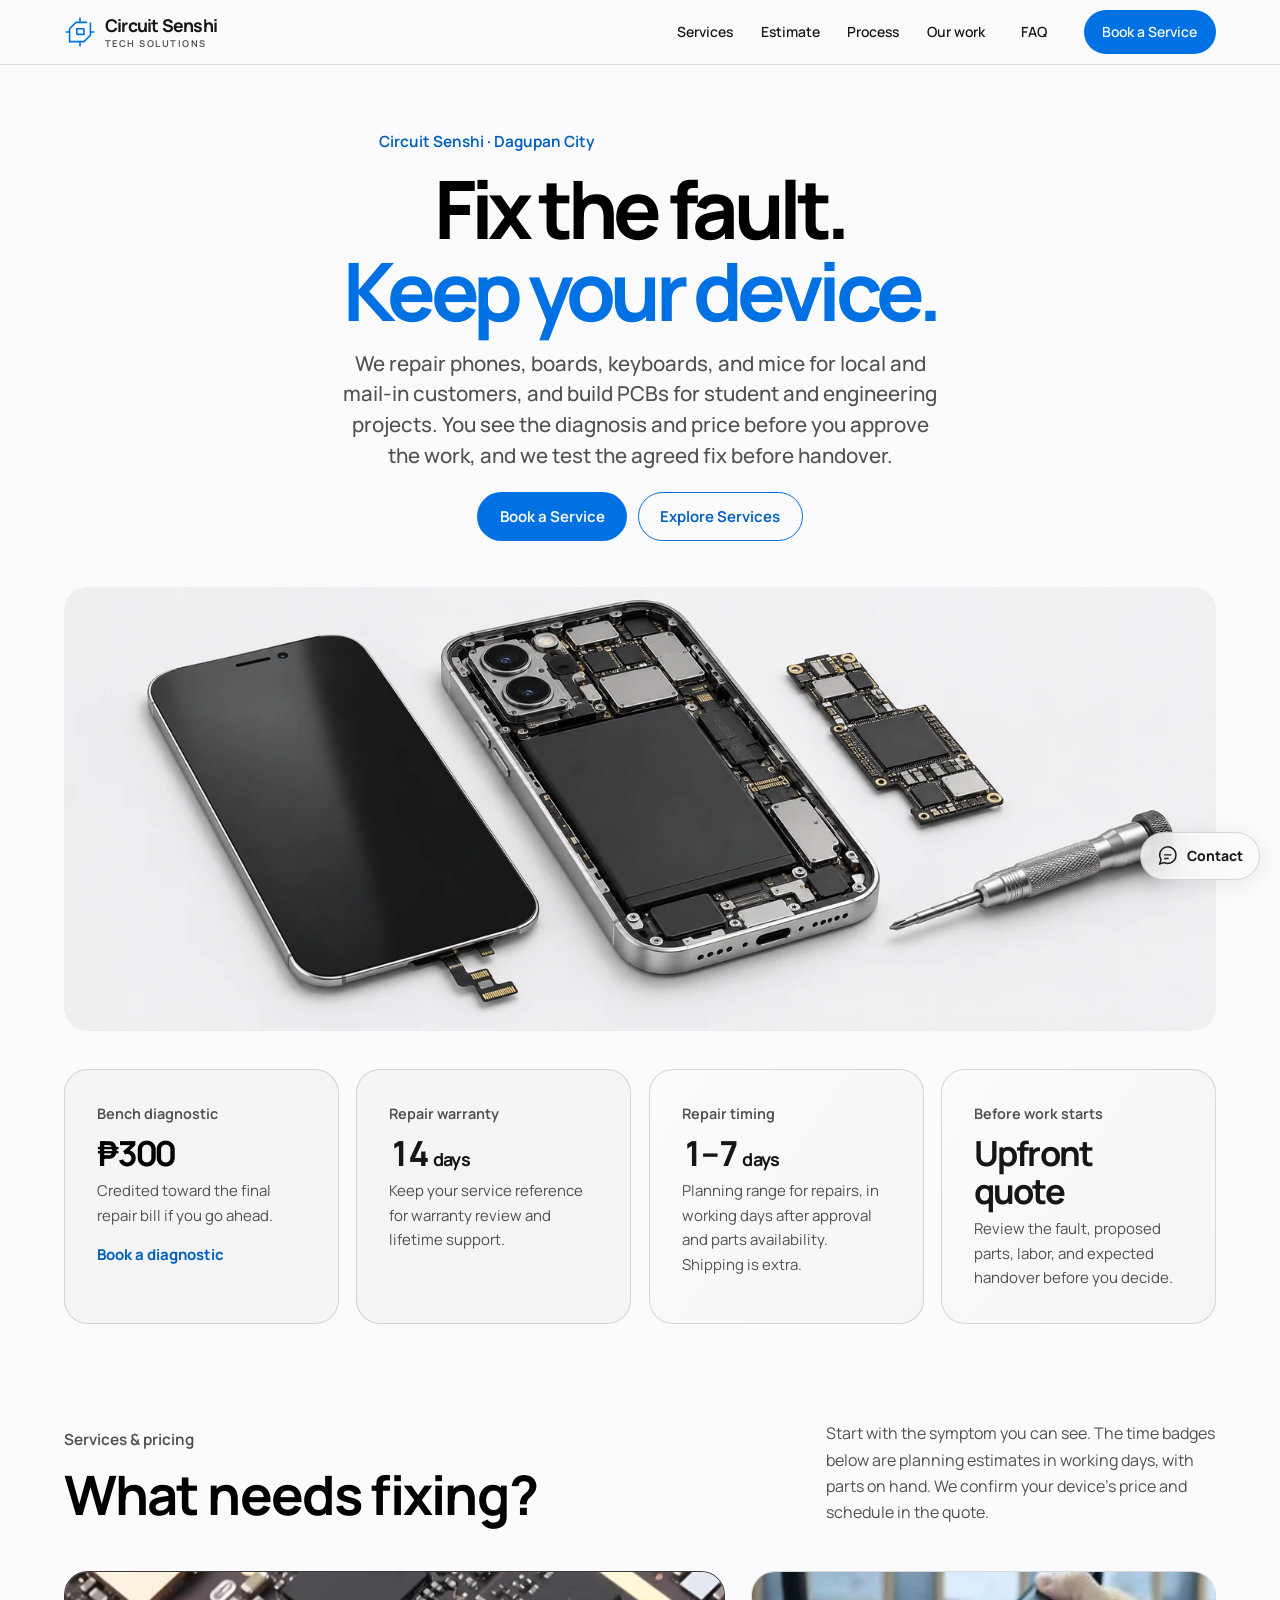
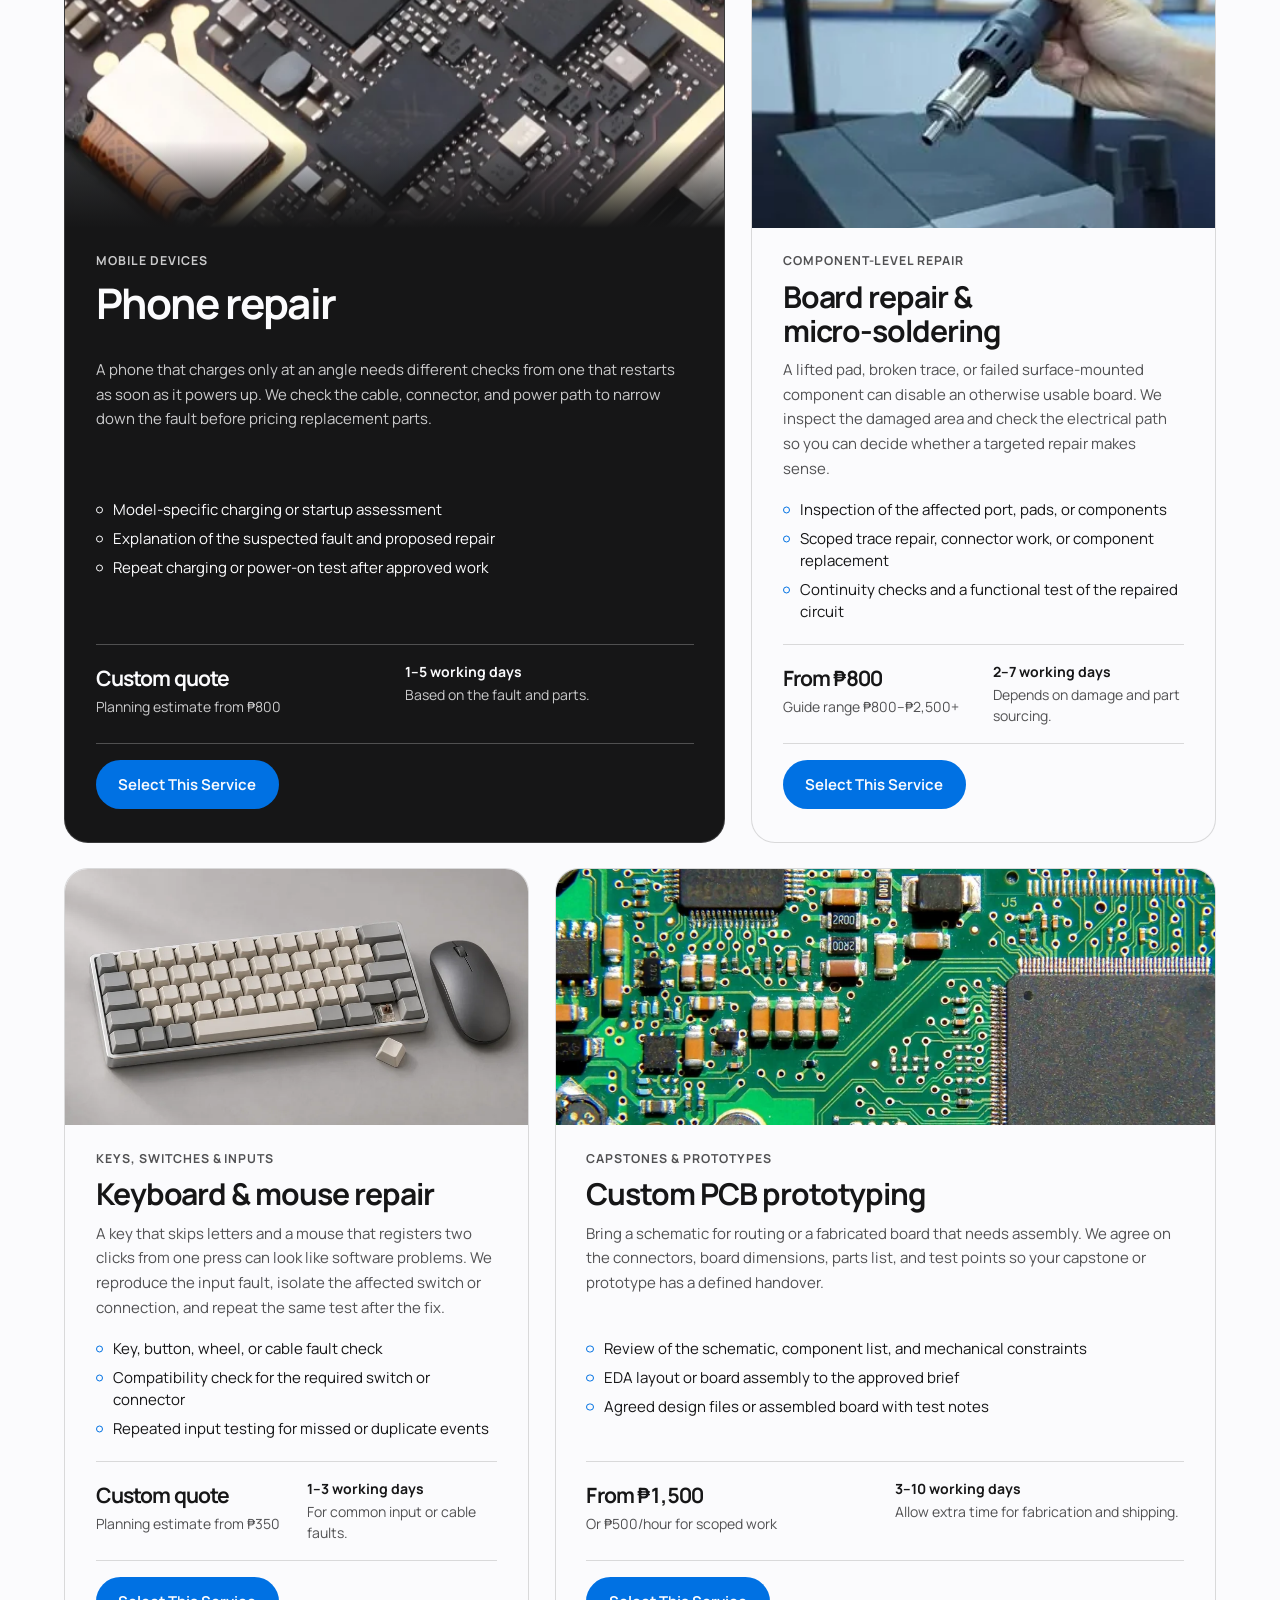
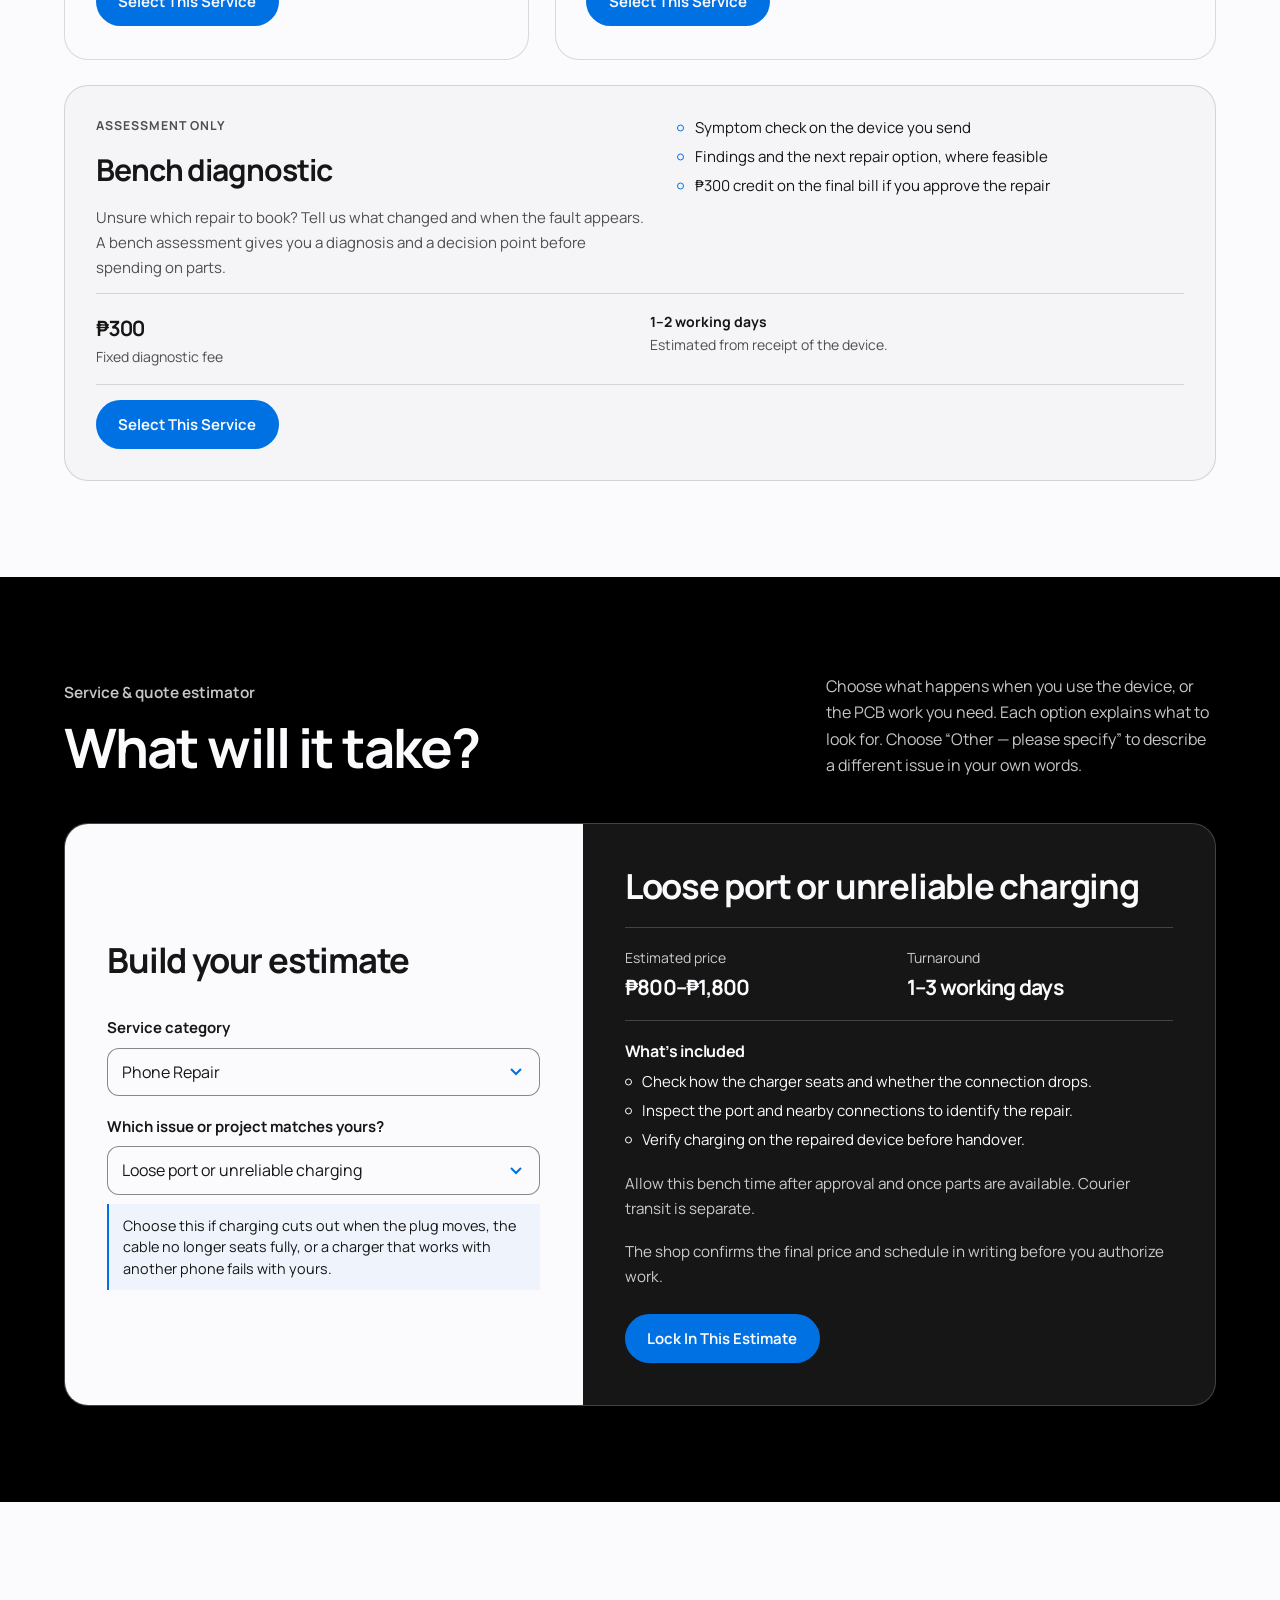
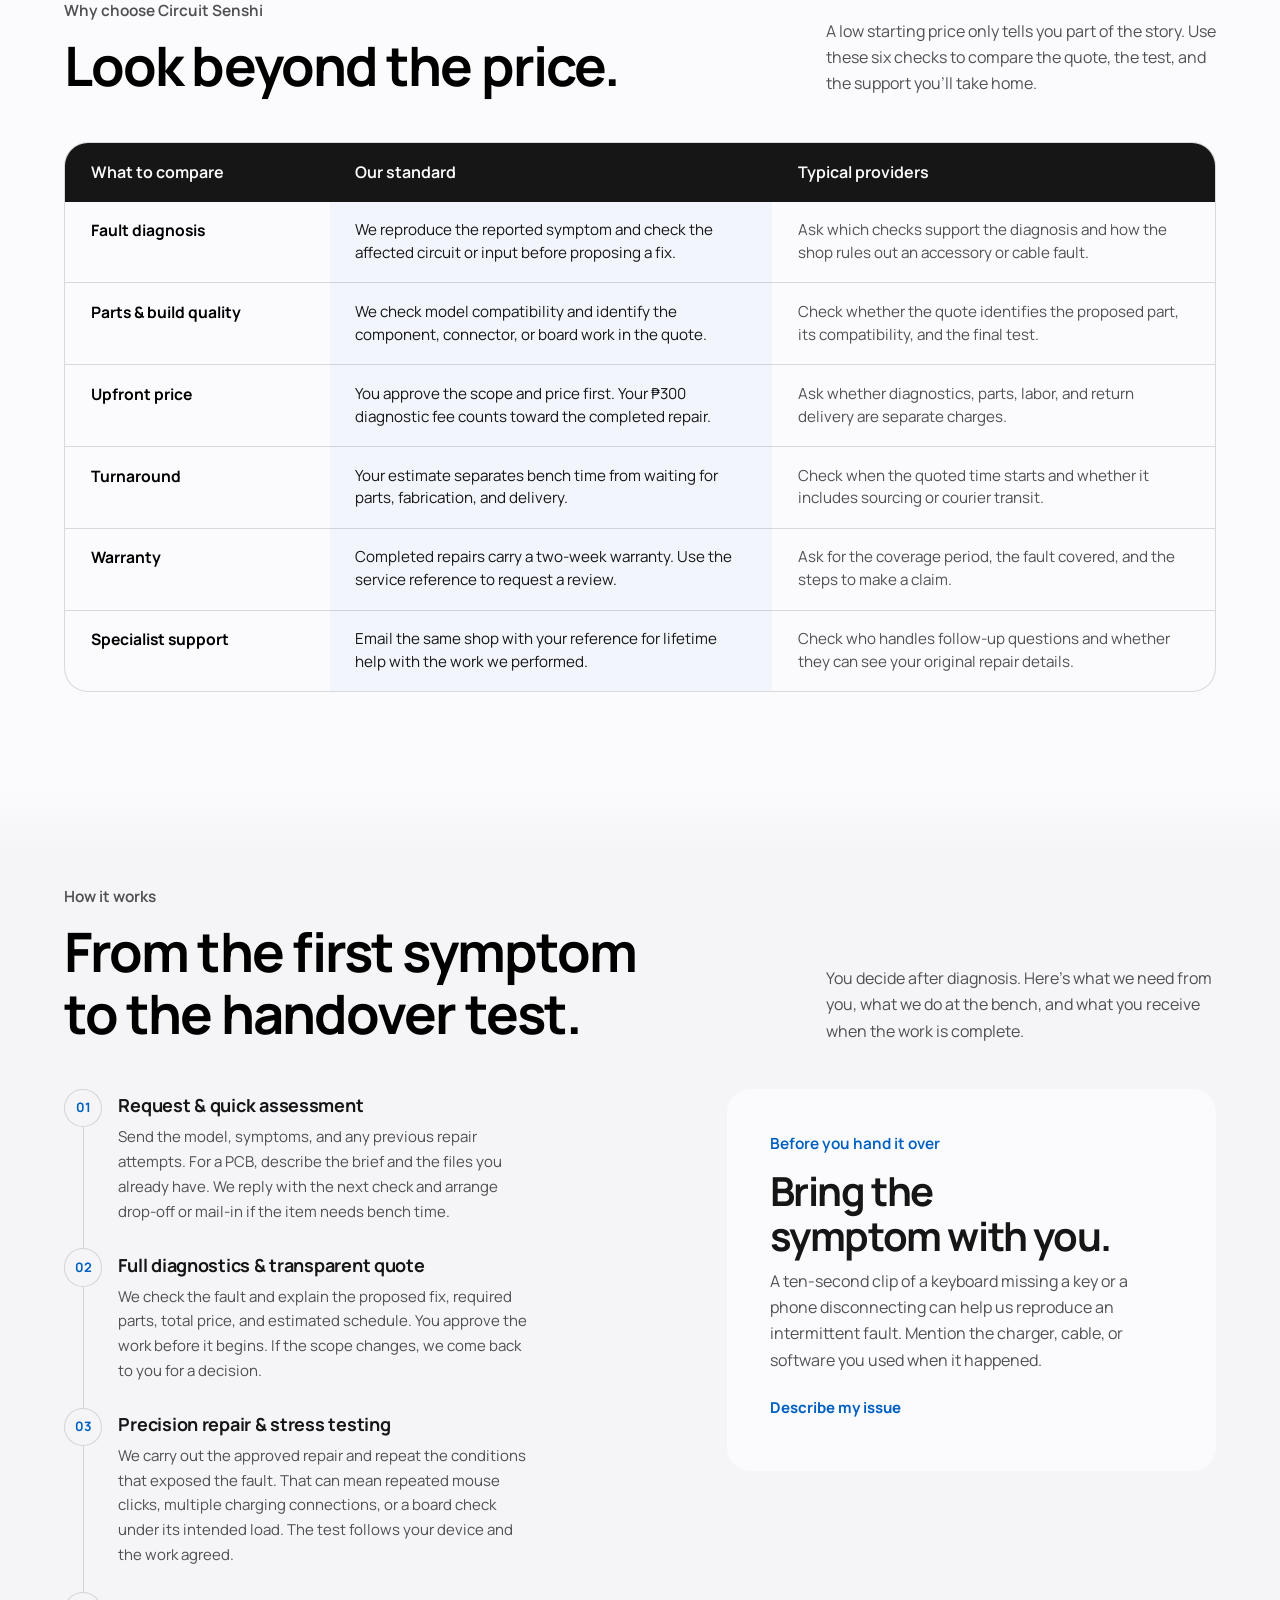
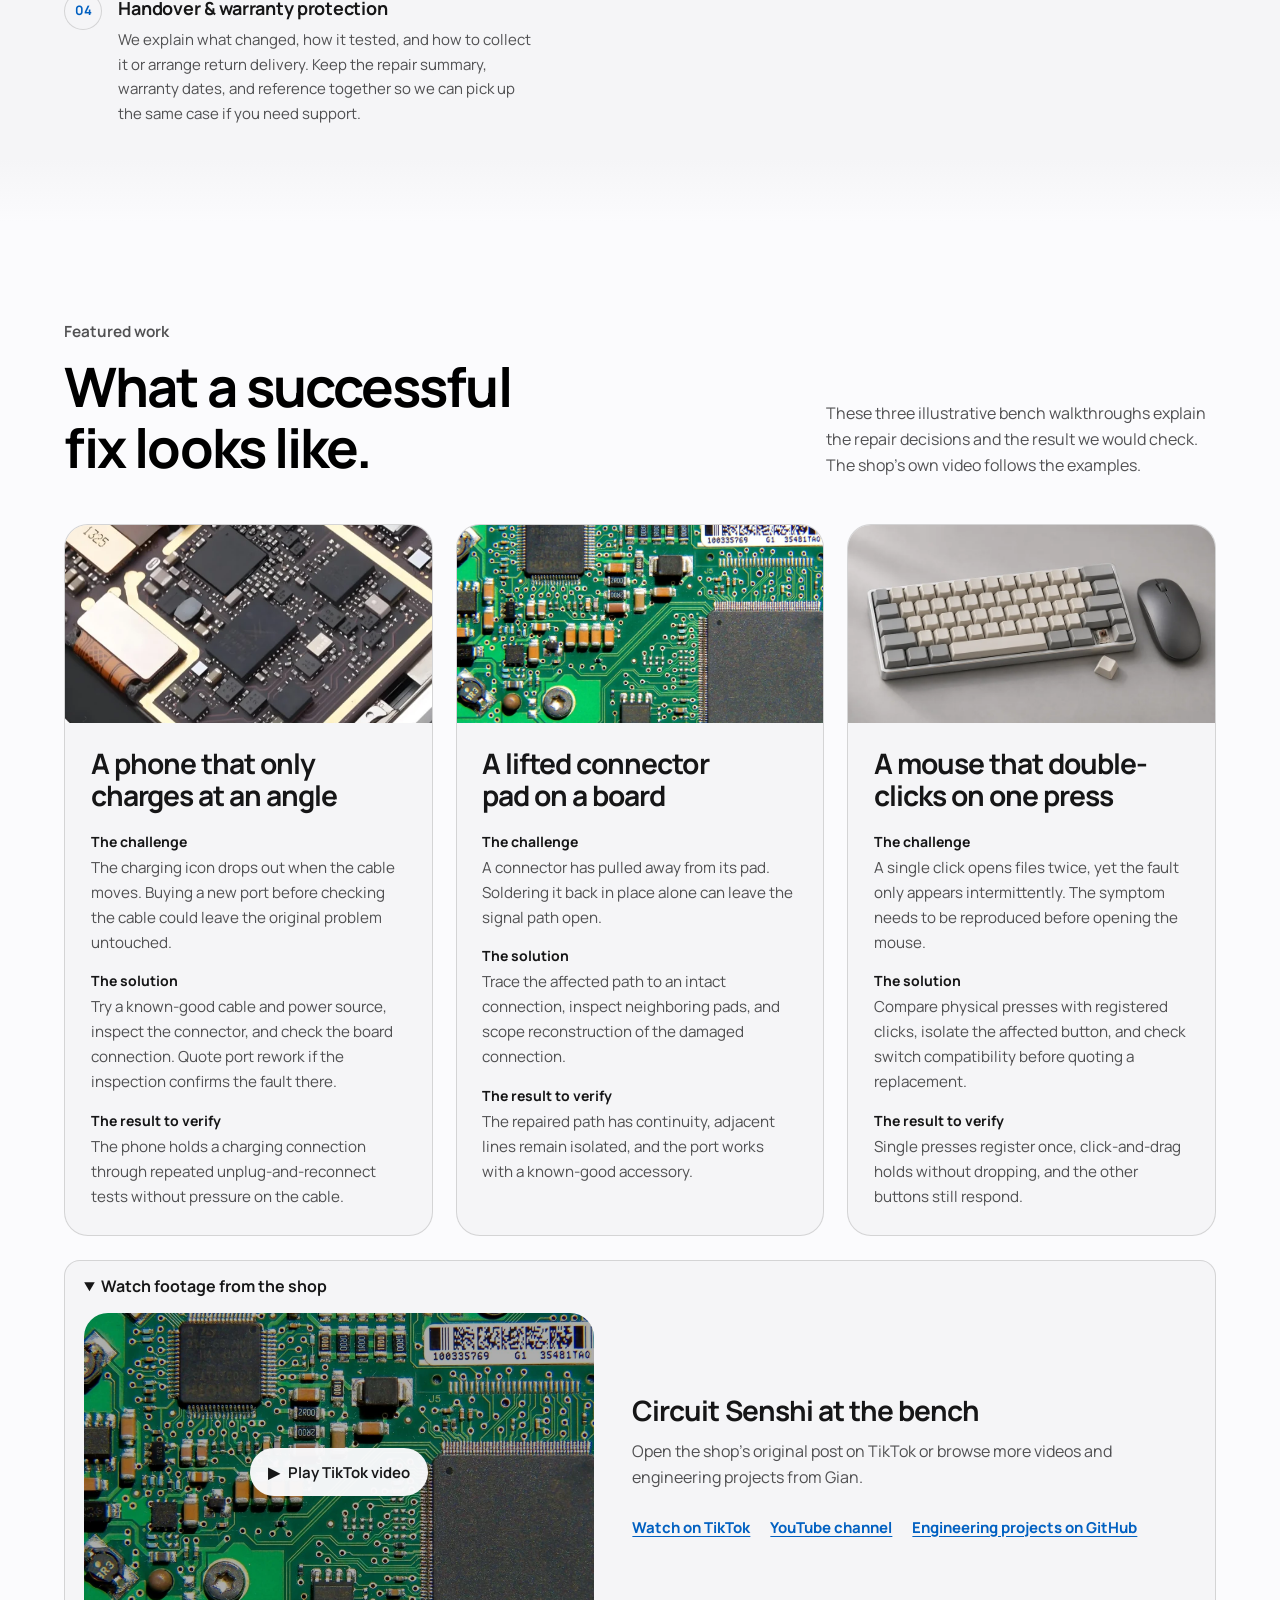
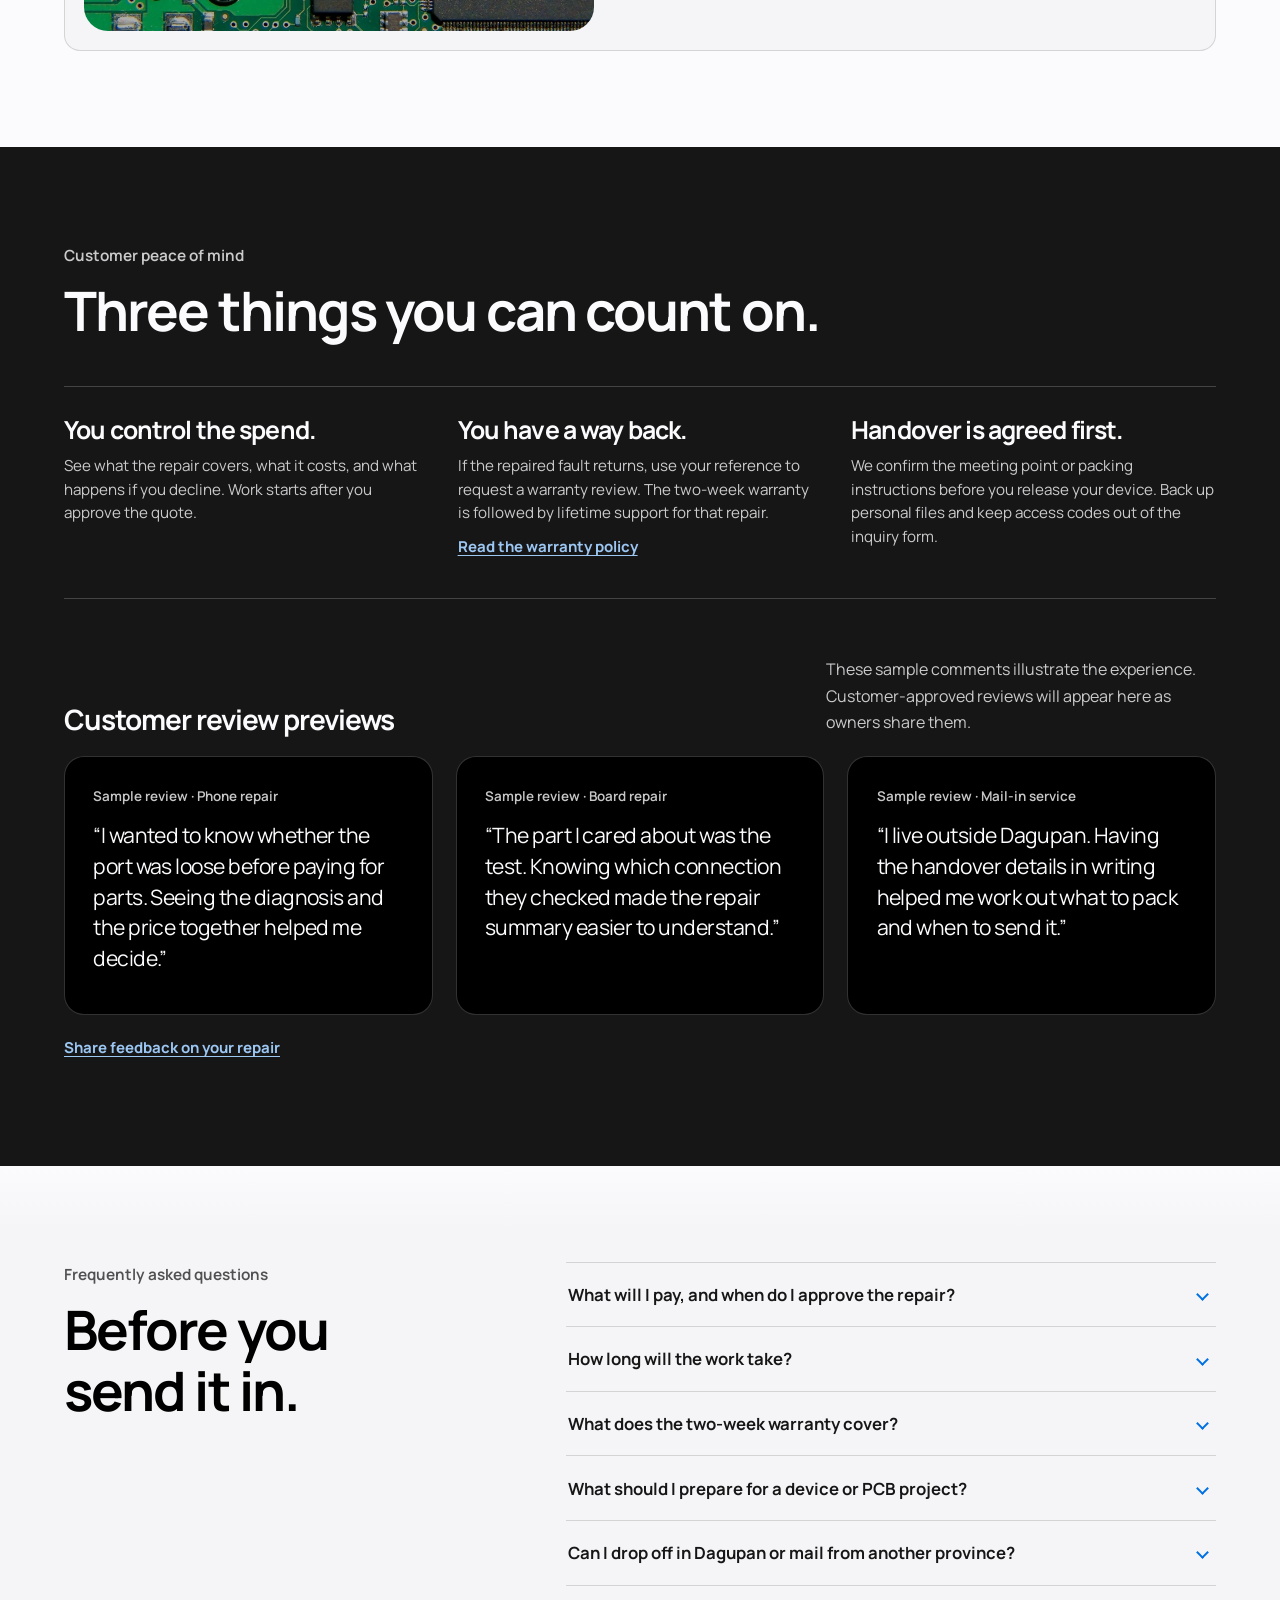
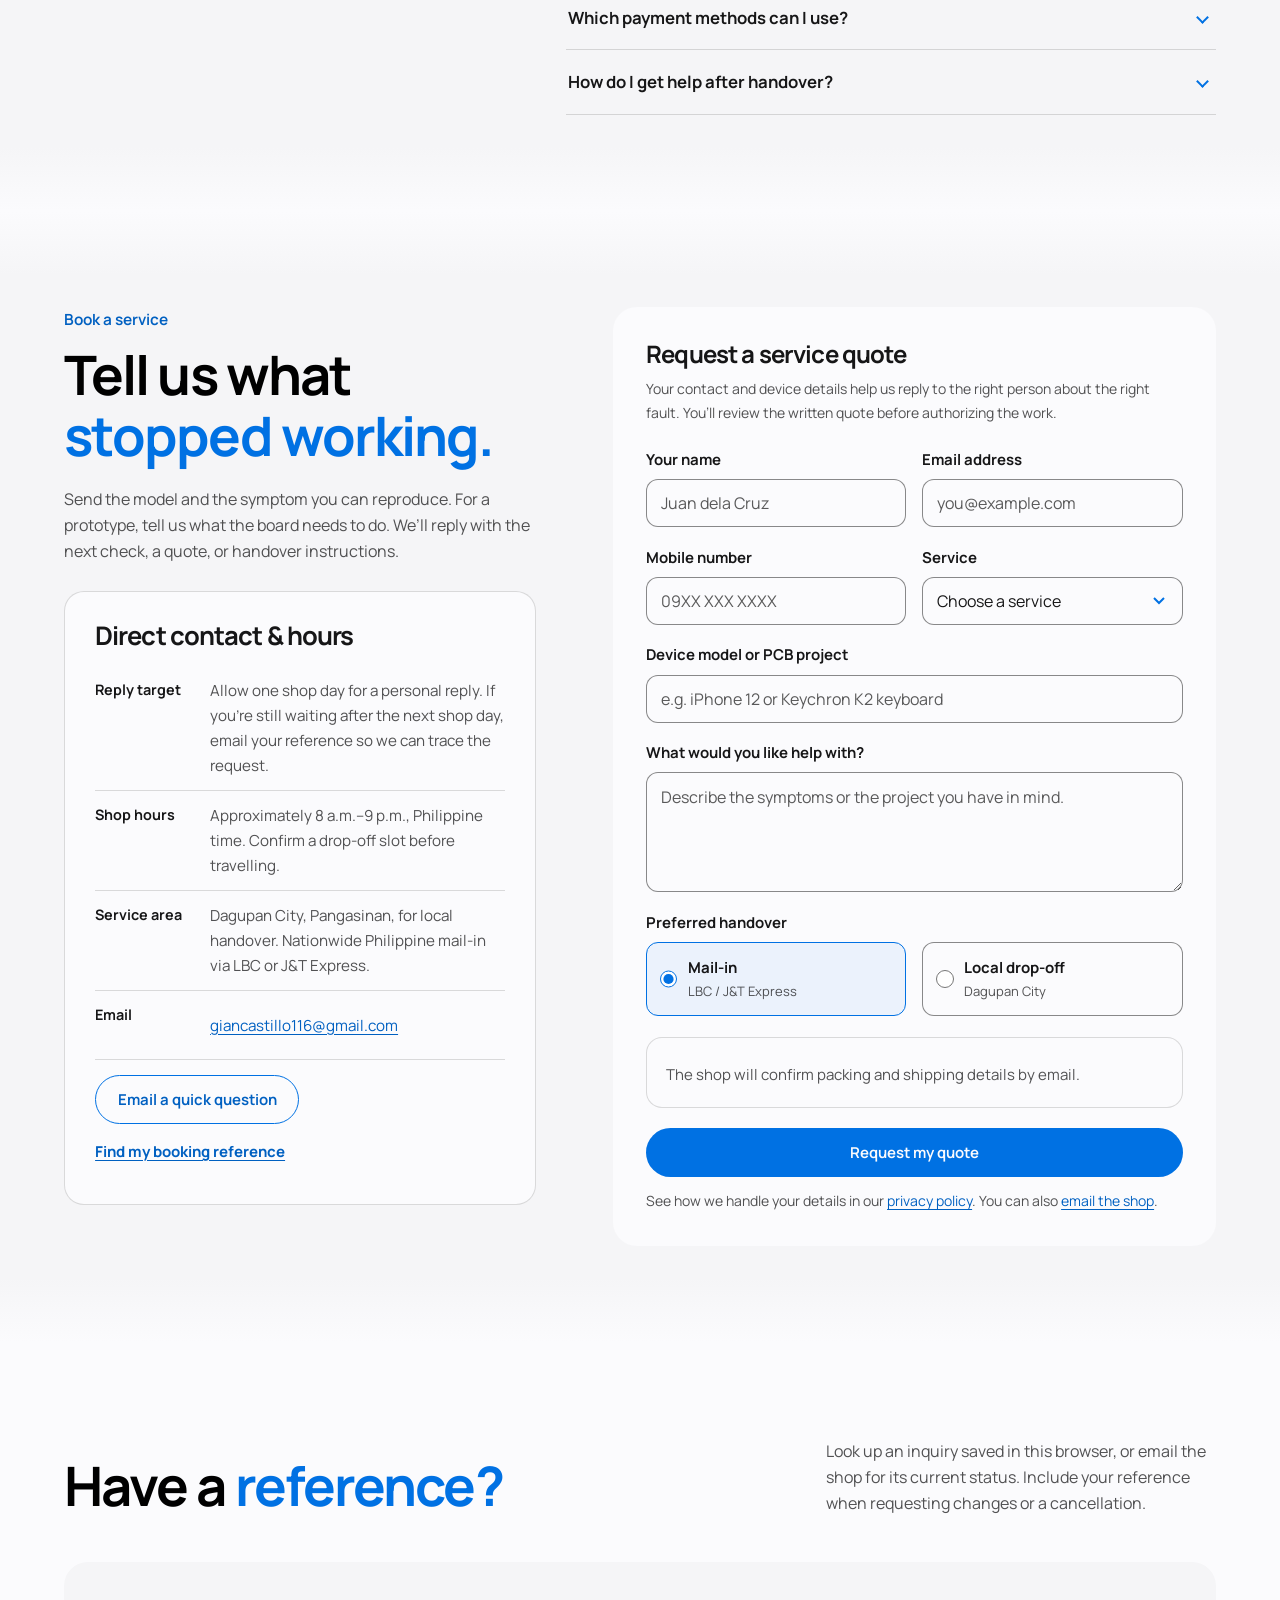
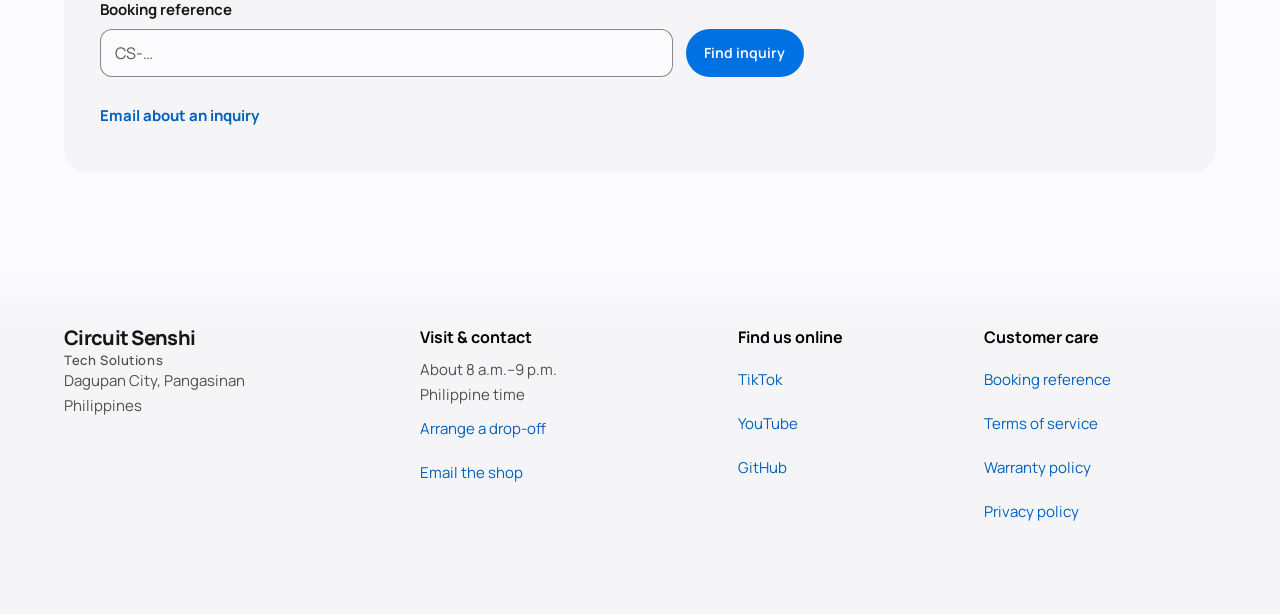
<file: index.html>
<!doctype html>
<html lang="en-PH">
<head>
  <meta charset="utf-8">
  <meta name="viewport" content="width=device-width, initial-scale=1">
  <meta name="theme-color" content="#f5f5f7">
  <meta name="referrer" content="strict-origin">
  <title>Phone &amp; Board Repair in Dagupan City | Circuit Senshi</title>
  <meta name="description" content="Estimate phone, board, keyboard, mouse, or PCB work in Dagupan City. Compare service scope, bench time, and warranty, then book local drop-off or nationwide mail-in.">
  <link rel="canonical" href="https://gian881-ctrl.github.io/Circuitshensi/">
  <meta property="og:type" content="website">
  <meta property="og:site_name" content="Circuit Senshi Tech Solutions">
  <meta property="og:locale" content="en_PH">
  <meta property="og:title" content="Circuit Senshi | Phone &amp; Board Repair in Dagupan City">
  <meta property="og:description" content="Fix the fault. Keep your device. Explore service scope and planning prices, then request a written repair quote from the Dagupan bench.">
  <meta property="og:url" content="https://gian881-ctrl.github.io/Circuitshensi/">
  <meta property="og:image" content="https://gian881-ctrl.github.io/Circuitshensi/assets/social-preview.jpg">
  <meta property="og:image:type" content="image/jpeg">
  <meta property="og:image:width" content="1200">
  <meta property="og:image:height" content="630">
  <meta property="og:image:alt" content="Circuit Senshi Tech Solutions, phone and board repair in Dagupan City">
  <meta name="twitter:card" content="summary_large_image">
  <meta name="twitter:title" content="Circuit Senshi | Phone &amp; Board Repair in Dagupan City">
  <meta name="twitter:description" content="Choose a fault or project tier for a planning estimate. Book phone, board, or peripheral repair and PCB prototyping in Dagupan City.">
  <meta name="twitter:image" content="https://gian881-ctrl.github.io/Circuitshensi/assets/social-preview.jpg">
  <meta name="twitter:image:alt" content="Circuit Senshi Tech Solutions, phone and board repair in Dagupan City">
  <link rel="icon" href="./assets/favicon.svg" type="image/svg+xml">
  <link rel="preload" href="./assets/manrope.woff2" as="font" type="font/woff2" crossorigin>
  <link rel="stylesheet" href="./styles.css?v=ff121af1">
  <script type="application/ld+json">
  {
    "@context": "https://schema.org",
    "@type": "LocalBusiness",
    "@id": "https://gian881-ctrl.github.io/Circuitshensi/#business",
    "name": "Circuit Senshi Tech Solutions",
    "description": "Phone and board repair, keyboard and mouse repair, and custom PCB prototyping in Dagupan City.",
    "url": "https://gian881-ctrl.github.io/Circuitshensi/",
    "image": "https://gian881-ctrl.github.io/Circuitshensi/assets/social-preview.jpg",
    "logo": "https://gian881-ctrl.github.io/Circuitshensi/assets/favicon.svg",
    "email": "giancastillo116@gmail.com",
    "address": {"@type": "PostalAddress", "addressLocality": "Dagupan City", "addressRegion": "Pangasinan", "addressCountry": "PH"},
    "areaServed": {"@type": "Country", "name": "Philippines"},
    "currenciesAccepted": "PHP",
    "sameAs": ["https://www.tiktok.com/@circuit1012", "https://www.youtube.com/@giancastillo5302", "https://github.com/Gian881-ctrl"]
  }
  </script>
  <script src="./app.js?v=fdbaaead" defer></script>
  <script src="./work-video.js" defer></script>
  <script src="./motion.js?v=7cc31aed" defer></script>
</head>
<body id="top">
  <a class="skip-link" href="#main">Skip to content</a>
  <span class="page-origin" aria-hidden="true"></span>
  <header class="site-header">
    <span class="scroll-progress" aria-hidden="true"></span>
    <div class="wrap header-inner">
      <a class="brand" href="#top" aria-label="Circuit Senshi home"><svg viewBox="0 0 40 40" aria-hidden="true"><path d="M29 8H15L7 16v16h18l8-8V8M16 23v-7h9M16 23h9v-7M2 20h5M20 2v6M33 20h5M20 32v6"/></svg><span>Circuit Senshi<small>TECH SOLUTIONS</small></span></a>
      <button class="menu-toggle" type="button" aria-expanded="false" aria-controls="navigation">Menu <span aria-hidden="true">+</span></button>
      <nav id="navigation" aria-label="Main navigation">
        <a href="#services">Services</a><a href="#estimator">Estimate</a><a href="#process">Process</a><a href="#portfolio">Our work</a><a href="#faq">FAQ</a>
        <a class="button button-small" href="#repair-form">Book a Service</a>
      </nav>
    </div>
  </header>
  <main id="main">
    <section class="hero hero-showcase wrap" aria-labelledby="hero-title">
      <div class="hero-copy">
        <p class="eyebrow">Circuit Senshi · Dagupan City</p>
        <h1 id="hero-title">Fix the fault. <em>Keep your device.</em></h1>
        <p class="hero-description">We repair phones, boards, keyboards, and mice for local and mail-in customers, and build PCBs for student and engineering projects. You see the diagnosis and price before you approve the work, and we test the agreed fix before handover.</p>
        <div class="hero-actions"><a class="button" href="#repair-form">Book a Service</a><a class="button button-outline" href="#services">Explore Services</a></div>
      </div>
      <figure class="bench-art">
        <img class="hero-photo" src="./assets/hero-service.webp" srcset="./assets/hero-service-small.webp 720w, ./assets/hero-service.webp 1500w"
          sizes="(max-width: 760px) 100vw, (max-width: 1300px) 92vw, 1152px" width="1500" height="577"
          alt="Opened silver phone beside its display, logic board, and precision screwdriver" fetchpriority="high">
      </figure>
    </section>
    <dl class="wrap bench-highlights" aria-label="Repair terms at a glance">
      <div class="highlight-card highlight-fee"><dt>Bench diagnostic</dt><dd class="highlight-value">₱<span data-count>300</span></dd><dd class="highlight-detail">Credited toward the final repair bill if you go ahead.</dd><dd class="highlight-action"><a class="text-link" href="#repair-form" data-service="diagnostic">Book a diagnostic</a></dd></div>
      <div class="highlight-card highlight-warranty"><dt>Repair warranty</dt><dd class="highlight-value"><span data-count>14</span> <small>days</small></dd><dd class="highlight-detail">Keep your service reference for warranty review and lifetime support.</dd></div>
      <div class="highlight-card"><dt>Repair timing</dt><dd class="highlight-value">1–7 <small>days</small></dd><dd class="highlight-detail">Planning range for repairs, in working days after approval and parts availability. Shipping is extra.</dd></div>
      <div class="highlight-card"><dt>Before work starts</dt><dd class="highlight-value">Upfront quote</dd><dd class="highlight-detail">Review the fault, proposed parts, labor, and expected handover before you decide.</dd></div>
    </dl>

    <section class="section wrap" id="services" aria-labelledby="services-title">
      <div class="section-heading"><div><p class="eyebrow">Services &amp; pricing</p><h2 id="services-title">What needs fixing?</h2></div><p>Start with the symptom you can see. The time badges below are planning estimates in working days, with parts on hand. We confirm your device’s price and schedule in the quote.</p></div>
      <div class="service-grid">
        <article class="service-card service-feature">
          <figure class="service-photo"><img src="./assets/logic-board.webp" width="600" height="399" alt="Chips and connectors on a phone logic board" loading="lazy" decoding="async"></figure>
          <p class="service-tag">Mobile devices</p><h3>Phone repair</h3>
          <p>A phone that charges only at an angle needs different checks from one that restarts as soon as it powers up. We check the cable, connector, and power path to narrow down the fault before pricing replacement parts.</p>
          <ul class="service-includes"><li>Model-specific charging or startup assessment</li><li>Explanation of the suspected fault and proposed repair</li><li>Repeat charging or power-on test after approved work</li></ul>
          <div class="service-specs"><div class="price"><strong>Custom quote</strong><span>Planning estimate from ₱800</span></div><p class="service-time"><strong>1–5 working days</strong> Based on the fault and parts.</p></div>
          <a class="button service-link" href="#repair-form" data-service="phone">Select This Service<span class="sr-only"> for phone repair</span></a>
        </article>
        <article class="service-card">
          <figure class="service-photo station-photo"><img src="./assets/hot-air-station.webp" width="335" height="597" alt="Hot-air nozzle and rework station for board repairs" loading="lazy" decoding="async"></figure>
          <p class="service-tag">Component-level repair</p><h3>Board repair &amp; micro-soldering</h3>
          <p>A lifted pad, broken trace, or failed surface-mounted component can disable an otherwise usable board. We inspect the damaged area and check the electrical path so you can decide whether a targeted repair makes sense.</p>
          <ul class="service-includes"><li>Inspection of the affected port, pads, or components</li><li>Scoped trace repair, connector work, or component replacement</li><li>Continuity checks and a functional test of the repaired circuit</li></ul>
          <div class="service-specs"><div class="price"><strong>From ₱800</strong><span>Guide range ₱800–₱2,500+</span></div><p class="service-time"><strong>2–7 working days</strong> Depends on damage and part sourcing.</p></div>
          <a class="button service-link" href="#repair-form" data-service="board">Select This Service<span class="sr-only"> for board repair</span></a>
        </article>
        <article class="service-card">
          <figure class="service-photo"><img src="./assets/keyboard-mouse.webp" width="900" height="600" alt="Mechanical keyboard with an exposed switch and a wireless mouse" loading="lazy" decoding="async"></figure>
          <p class="service-tag">Keys, switches &amp; inputs</p><h3>Keyboard &amp; mouse repair</h3>
          <p>A key that skips letters and a mouse that registers two clicks from one press can look like software problems. We reproduce the input fault, isolate the affected switch or connection, and repeat the same test after the fix.</p>
          <ul class="service-includes"><li>Key, button, wheel, or cable fault check</li><li>Compatibility check for the required switch or connector</li><li>Repeated input testing for missed or duplicate events</li></ul>
          <div class="service-specs"><div class="price"><strong>Custom quote</strong><span>Planning estimate from ₱350</span></div><p class="service-time"><strong>1–3 working days</strong> For common input or cable faults.</p></div>
          <a class="button service-link" href="#repair-form" data-service="peripherals">Select This Service<span class="sr-only"> for keyboard or mouse repair</span></a>
        </article>
        <article class="service-card">
          <figure class="service-photo"><img src="./assets/pcb-close-up.webp" width="900" height="675" alt="Copper traces and surface-mounted components on a prototype board" loading="lazy" decoding="async"></figure>
          <p class="service-tag">Capstones &amp; prototypes</p><h3>Custom PCB prototyping</h3>
          <p>Bring a schematic for routing or a fabricated board that needs assembly. We agree on the connectors, board dimensions, parts list, and test points so your capstone or prototype has a defined handover.</p>
          <ul class="service-includes"><li>Review of the schematic, component list, and mechanical constraints</li><li>EDA layout or board assembly to the approved brief</li><li>Agreed design files or assembled board with test notes</li></ul>
          <div class="service-specs"><div class="price"><strong>From ₱1,500</strong><span>Or ₱500/hour for scoped work</span></div><p class="service-time"><strong>3–10 working days</strong> Allow extra time for fabrication and shipping.</p></div>
          <a class="button service-link" href="#repair-form" data-service="pcb">Select This Service<span class="sr-only"> for PCB prototyping</span></a>
        </article>
        <article class="service-card service-diagnostic">
          <p class="service-tag">Assessment only</p><h3>Bench diagnostic</h3>
          <p>Unsure which repair to book? Tell us what changed and when the fault appears. A bench assessment gives you a diagnosis and a decision point before spending on parts.</p>
          <ul class="service-includes"><li>Symptom check on the device you send</li><li>Findings and the next repair option, where feasible</li><li>₱300 credit on the final bill if you approve the repair</li></ul>
          <div class="service-specs"><div class="price"><strong>₱300</strong><span>Fixed diagnostic fee</span></div><p class="service-time"><strong>1–2 working days</strong> Estimated from receipt of the device.</p></div>
          <a class="button service-link" href="#repair-form" data-service="diagnostic">Select This Service<span class="sr-only"> for bench diagnostics</span></a>
        </article>
      </div>
    </section>
    <section class="estimate-section" id="estimator" aria-labelledby="estimator-heading">
      <div class="section wrap">
        <div class="section-heading">
          <div><p class="eyebrow">Service &amp; quote estimator</p><h2 id="estimator-heading">What will it take?</h2></div>
          <p>Choose what happens when you use the device, or the PCB work you need. Each option explains what to look for. Choose “Other — please specify” to describe a different issue in your own words.</p>
        </div>
        <div id="estimate-tool" class="estimate-layout" hidden>
          <div class="estimate-controls">
            <h3>Build your estimate</h3>
            <div class="field"><label for="estimate-category">Service category</label><select id="estimate-category"></select></div>
            <div class="field"><label for="estimate-tier">Which issue or project matches yours?</label><select id="estimate-tier" aria-describedby="estimate-context"></select></div>
            <p id="estimate-context"></p>
            <div class="field estimate-other-field" id="estimate-other-field" hidden>
              <label for="estimate-other">Describe your issue or project</label>
              <p id="estimate-other-help">Up to 600 characters. Leave out passwords and unlock codes.</p>
              <textarea id="estimate-other" rows="3" maxlength="600" aria-describedby="estimate-other-help estimate-other-error" disabled></textarea>
              <span class="error" id="estimate-other-error"></span>
            </div>
          </div>
          <div class="estimate-result">
            <h3 id="estimate-title">Your estimate</h3>
            <dl class="estimate-facts">
              <div><dt>Estimated price</dt><dd id="estimate-price"></dd></div>
              <div><dt>Turnaround</dt><dd id="estimate-time"></dd></div>
            </dl>
            <h4>What’s included</h4>
            <ul class="estimate-includes" id="estimate-includes"></ul>
            <p id="estimate-terms"></p>
            <p>The shop confirms the final price and schedule in writing before you authorize work.</p>
            <a class="button" id="lock-estimate" href="#repair-form">Lock In This Estimate</a>
            <p class="sr-only" id="estimate-announcement" role="status"></p>
          </div>
        </div>
        <p id="estimate-fallback">A bench diagnostic is ₱300, credited toward a completed repair. Board repair is listed at ₱800–₱2,500+ depending on the fault. For a device or project estimate, <a class="text-link" href="#repair-form">send your model and symptoms to the shop</a>.</p>
      </div>
    </section>
    <section class="section wrap" id="comparison" aria-labelledby="comparison-title">
      <div class="section-heading"><div><p class="eyebrow">Why choose Circuit Senshi</p><h2 id="comparison-title">Look beyond the price.</h2></div><p>A low starting price only tells you part of the story. Use these six checks to compare the quote, the test, and the support you’ll take home.</p></div>
      <div class="comparison-wrap"><table class="comparison-table" role="table">
        <caption class="sr-only">Circuit Senshi service standards and questions for comparing a typical repair provider</caption>
        <thead><tr><th scope="col">What to compare</th><th scope="col">Our standard</th><th scope="col">Typical providers</th></tr></thead>
        <tbody>
          <tr><th scope="row">Fault diagnosis</th><td>We reproduce the reported symptom and check the affected circuit or input before proposing a fix.</td><td>Ask which checks support the diagnosis and how the shop rules out an accessory or cable fault.</td></tr>
          <tr><th scope="row">Parts &amp; build quality</th><td>We check model compatibility and identify the component, connector, or board work in the quote.</td><td>Check whether the quote identifies the proposed part, its compatibility, and the final test.</td></tr>
          <tr><th scope="row">Upfront price</th><td>You approve the scope and price first. Your ₱300 diagnostic fee counts toward the completed repair.</td><td>Ask whether diagnostics, parts, labor, and return delivery are separate charges.</td></tr>
          <tr><th scope="row">Turnaround</th><td>Your estimate separates bench time from waiting for parts, fabrication, and delivery.</td><td>Check when the quoted time starts and whether it includes sourcing or courier transit.</td></tr>
          <tr><th scope="row">Warranty</th><td>Completed repairs carry a two-week warranty. Use the service reference to request a review.</td><td>Ask for the coverage period, the fault covered, and the steps to make a claim.</td></tr>
          <tr><th scope="row">Specialist support</th><td>Email the same shop with your reference for lifetime help with the work we performed.</td><td>Check who handles follow-up questions and whether they can see your original repair details.</td></tr>
        </tbody>
      </table></div>
    </section>

    <section class="process-section" id="process" aria-labelledby="process-title"><div class="wrap section">
      <div class="section-heading"><div><p class="eyebrow">How it works</p><h2 id="process-title">From the first symptom<br>to the handover test.</h2></div><p>You decide after diagnosis. Here’s what we need from you, what we do at the bench, and what you receive when the work is complete.</p></div>
      <div class="process-layout"><ol class="steps">
        <li><div><h3>Request &amp; quick assessment</h3><p>Send the model, symptoms, and any previous repair attempts. For a PCB, describe the brief and the files you already have. We reply with the next check and arrange drop-off or mail-in if the item needs bench time.</p></div></li>
        <li><div><h3>Full diagnostics &amp; transparent quote</h3><p>We check the fault and explain the proposed fix, required parts, total price, and estimated schedule. You approve the work before it begins. If the scope changes, we come back to you for a decision.</p></div></li>
        <li><div><h3>Precision repair &amp; stress testing</h3><p>We carry out the approved repair and repeat the conditions that exposed the fault. That can mean repeated mouse clicks, multiple charging connections, or a board check under its intended load. The test follows your device and the work agreed.</p></div></li>
        <li><div><h3>Handover &amp; warranty protection</h3><p>We explain what changed, how it tested, and how to collect it or arrange return delivery. Keep the repair summary, warranty dates, and reference together so we can pick up the same case if you need support.</p></div></li>
      </ol><aside class="local-path"><p class="eyebrow">Before you hand it over</p><h3>Bring the symptom with you.</h3><p>A ten-second clip of a keyboard missing a key or a phone disconnecting can help us reproduce an intermittent fault. Mention the charger, cable, or software you used when it happened.</p><a class="text-link" href="#repair-form">Describe my issue</a></aside></div>
    </div></section>

    <section class="section wrap" id="portfolio" aria-labelledby="portfolio-title">
      <div class="section-heading"><div><p class="eyebrow">Featured work</p><h2 id="portfolio-title">What a successful fix looks like.</h2></div><p>These three illustrative bench walkthroughs explain the repair decisions and the result we would check. The shop’s own video follows the examples.</p></div>
      <div class="case-grid">
        <!-- Replace each illustrated case, image, and acceptance test with an owner-approved job and documented outcome. -->
        <article class="case-card"><figure><img src="./assets/logic-board.webp" loading="lazy" decoding="async" width="600" height="399" alt="Illustrative detail of a phone logic board"></figure><div class="case-body"><h3>A phone that only charges at an angle</h3><dl class="case-details">
          <div><dt>The challenge</dt><dd>The charging icon drops out when the cable moves. Buying a new port before checking the cable could leave the original problem untouched.</dd></div>
          <div><dt>The solution</dt><dd>Try a known-good cable and power source, inspect the connector, and check the board connection. Quote port rework if the inspection confirms the fault there.</dd></div>
          <div><dt>The result to verify</dt><dd>The phone holds a charging connection through repeated unplug-and-reconnect tests without pressure on the cable.</dd></div>
        </dl></div></article>
        <article class="case-card"><figure><img src="./assets/pcb-close-up.webp" loading="lazy" decoding="async" width="900" height="675" alt="Illustrative close-up of PCB traces and component pads"></figure><div class="case-body"><h3>A lifted connector pad on a board</h3><dl class="case-details">
          <div><dt>The challenge</dt><dd>A connector has pulled away from its pad. Soldering it back in place alone can leave the signal path open.</dd></div>
          <div><dt>The solution</dt><dd>Trace the affected path to an intact connection, inspect neighboring pads, and scope reconstruction of the damaged connection.</dd></div>
          <div><dt>The result to verify</dt><dd>The repaired path has continuity, adjacent lines remain isolated, and the port works with a known-good accessory.</dd></div>
        </dl></div></article>
        <article class="case-card"><figure><img src="./assets/keyboard-mouse.webp" loading="lazy" decoding="async" width="900" height="600" alt="Illustrative keyboard and mouse used for an input repair example"></figure><div class="case-body"><h3>A mouse that double-clicks on one press</h3><dl class="case-details">
          <div><dt>The challenge</dt><dd>A single click opens files twice, yet the fault only appears intermittently. The symptom needs to be reproduced before opening the mouse.</dd></div>
          <div><dt>The solution</dt><dd>Compare physical presses with registered clicks, isolate the affected button, and check switch compatibility before quoting a replacement.</dd></div>
          <div><dt>The result to verify</dt><dd>Single presses register once, click-and-drag holds without dropping, and the other buttons still respond.</dd></div>
        </dl></div></article>
      </div>
      <details class="bench-footage" open><summary>Watch footage from the shop</summary><div class="footage-grid">
        <div class="video-cover" id="bench-video"><img src="./assets/pcb-close-up.webp" width="900" height="675" loading="lazy" decoding="async" alt=""><button id="play-video" type="button" class="button play-video" aria-controls="bench-video" hidden><span aria-hidden="true">▶</span> Play TikTok video</button></div>
        <div><h3>Circuit Senshi at the bench</h3><p>Open the shop’s original post on TikTok or browse more videos and engineering projects from Gian.</p><div class="portfolio-links">
          <a class="text-link" href="https://www.tiktok.com/@circuit1012/video/7626704309354351892" target="_blank" rel="noopener noreferrer">Watch on TikTok<span class="sr-only"> (opens in a new tab)</span></a>
          <a class="text-link" href="https://www.youtube.com/@giancastillo5302">YouTube channel</a><a class="text-link" href="https://github.com/Gian881-ctrl">Engineering projects on GitHub</a>
        </div></div></div></details>
    </section>

    <section id="assurance" aria-labelledby="assurance-title"><div class="section wrap">
      <div class="section-heading"><div><p class="eyebrow">Customer peace of mind</p><h2 id="assurance-title">Three things you can count on.</h2></div></div>
      <div class="pillar-grid">
        <article><h3>You control the spend.</h3><p>See what the repair covers, what it costs, and what happens if you decline. Work starts after you approve the quote.</p></article>
        <article><h3>You have a way back.</h3><p>If the repaired fault returns, use your reference to request a warranty review. The two-week warranty is followed by lifetime support for that repair.</p><a class="text-link" href="./policies.html#warranty">Read the warranty policy</a></article>
        <article><h3>Handover is agreed first.</h3><p>We confirm the meeting point or packing instructions before you release your device. Back up personal files and keep access codes out of the inquiry form.</p></article>
      </div>
      <div class="section-heading reviews-heading"><div><h3>Customer review previews</h3></div><p>These sample comments illustrate the experience. Customer-approved reviews will appear here as owners share them.</p></div>
      <div class="review-grid">
        <!-- Review 1: replace sample text and footer with the customer's approved verbatim feedback and display name. -->
        <figure class="review-card"><figcaption class="review-topic">Sample review · Phone repair</figcaption><blockquote>“I wanted to know whether the port was loose before paying for parts. Seeing the diagnosis and the price together helped me decide.”</blockquote></figure>
        <!-- Review 2: replace sample text and footer with the customer's approved feedback and display name. -->
        <figure class="review-card"><figcaption class="review-topic">Sample review · Board repair</figcaption><blockquote>“The part I cared about was the test. Knowing which connection they checked made the repair summary easier to understand.”</blockquote></figure>
        <!-- Review 3: replace sample text and footer with the customer's approved feedback and display name. -->
        <figure class="review-card"><figcaption class="review-topic">Sample review · Mail-in service</figcaption><blockquote>“I live outside Dagupan. Having the handover details in writing helped me work out what to pack and when to send it.”</blockquote></figure>
      </div>
      <a class="text-link" href="mailto:giancastillo116@gmail.com?subject=Feedback%20on%20my%20repair">Share feedback on your repair</a>
    </div></section>
    <section class="process-section" id="faq" aria-labelledby="faq-title"><div class="wrap section faq-layout">
      <div class="section-heading"><div><p class="eyebrow">Frequently asked questions</p><h2 id="faq-title">Before you send it in.</h2></div></div>
      <div class="faq-list">
        <details name="faq"><summary>What will I pay, and when do I approve the repair?</summary><p>The estimator gives you a planning range for the issue you select. A bench diagnostic costs ₱300 and is credited toward the final repair bill when you proceed. After assessment we confirm the proposed parts, labor, and any courier charges. You can accept or decline before repair work starts.</p></details>
        <details name="faq"><summary>How long will the work take?</summary><p>As a guide, allow 1–5 working days for phones, 2–7 for board repairs, and 1–3 for keyboards or mice. PCB layout or assembly can take 3–10 working days. Bench windows start once the job is approved and the required parts or boards are available. Fabrication and courier transit add time. If you have a capstone deadline, include the date in your inquiry.</p></details>
        <details name="faq"><summary>What does the two-week warranty cover?</summary><p>The warranty applies to the completed repair described in your service confirmation. At handover, keep the reference and confirm the coverage dates. If the same issue returns, email the shop with the model, symptoms, and reference so we can review it. <a href="./policies.html#warranty">Read the warranty policy</a>.</p></details>
        <details name="faq"><summary>What should I prepare for a device or PCB project?</summary><p>For a device, send the exact model, when the fault appears, and any previous work. Back up accessible data and leave passwords out of the form. For a PCB, describe the function, supply voltage, size limits, connectors, and target date. Tell us whether you have a schematic, parts list, design files, or a bare board. We’ll arrange file sharing by reply.</p></details>
        <details name="faq"><summary>Can I drop off in Dagupan or mail from another province?</summary><p>Yes. Choose local drop-off for an agreed Dagupan meeting point or mail-in for nationwide service via LBC or J&amp;T Express. Wait for packing instructions, the confirmed destination, and courier cost arrangements before shipping. Keep the tracking number with your booking reference.</p><a class="text-link" href="#repair-form" data-preference="local">Arrange local drop-off</a></details>
        <details name="faq"><summary>Which payment methods can I use?</summary><p>Ask for GCash, Maya, or BDO/BPI bank-transfer instructions in your booking correspondence. Confirm the current recipient and amount directly with the shop before transferring. Keep your transfer reference and the shop’s acknowledgment. <a href="./policies.html#terms">See payment and cancellation terms</a>.</p></details>
        <details name="faq"><summary>How do I get help after handover?</summary><p>Reply to your booking email with your reference and describe what has changed. A short clip helps with intermittent faults. Lifetime support lets you ask about the repair even after the warranty window. If additional parts or bench work are needed, we’ll explain the coverage and any cost before proceeding.</p></details>
      </div>
    </div></section>

    <section class="inquiry-section" id="inquiry" aria-labelledby="inquiry-title">
      <div class="section wrap inquiry-layout">
        <div class="inquiry-copy">
          <p class="eyebrow">Book a service</p><h2 id="inquiry-title">Tell us what <em>stopped working.</em></h2>
          <p>Send the model and the symptom you can reproduce. For a prototype, tell us what the board needs to do. We’ll reply with the next check, a quote, or handover instructions.</p>
          <aside class="direct-contact" aria-labelledby="direct-contact-title"><h3 id="direct-contact-title">Direct contact &amp; hours</h3>
            <dl>
              <div><dt>Reply target</dt><dd>Allow one shop day for a personal reply. If you’re still waiting after the next shop day, email your reference so we can trace the request.</dd></div>
              <div><dt>Shop hours</dt><dd>Approximately 8 a.m.–9 p.m., Philippine time. Confirm a drop-off slot before travelling.</dd></div>
              <div><dt>Service area</dt><dd>Dagupan City, Pangasinan, for local handover. Nationwide Philippine mail-in via LBC or J&amp;T Express.</dd></div>
              <div><dt>Email</dt><dd><a href="mailto:giancastillo116@gmail.com">giancastillo116@gmail.com</a></dd></div>
            </dl>
            <div class="contact-actions"><a class="button button-outline" href="mailto:giancastillo116@gmail.com?subject=Repair%20inquiry">Email a quick question</a><a class="text-link" href="#order-portal">Find my booking reference</a></div>
          </aside>
        </div>
        <form id="repair-form" action="https://formspree.io/f/xwlpvlgd" method="post" aria-labelledby="form-title">
          <h3 id="form-title">Request a service quote</h3>
          <p class="form-intro">Your contact and device details help us reply to the right person about the right fault. You’ll review the written quote before authorizing the work.</p>
          <div class="honeypot" aria-hidden="true"><label for="company-website">Leave this field blank</label><input type="text" id="company-website" name="_gotcha" tabindex="-1" autocomplete="off"></div>
          <div class="form-row">
            <div class="field">
              <label for="customer-name">Your name</label>
              <input id="customer-name" name="customerName" autocomplete="name" required maxlength="100" placeholder="Juan dela Cruz" aria-describedby="name-error">
              <span id="name-error" class="error"></span>
            </div>
            <div class="field">
              <label for="customer-email">Email address</label>
              <input id="customer-email" name="customerEmail" type="email" autocomplete="email" required maxlength="120" placeholder="you@example.com" aria-describedby="email-error">
              <span id="email-error" class="error"></span>
            </div>
          </div>
          <div class="form-row">
            <div class="field">
              <label for="mobile">Mobile number</label>
              <input id="mobile" name="mobile" type="tel" inputmode="tel" autocomplete="tel" required minlength="7" maxlength="30" placeholder="09XX XXX XXXX" aria-describedby="mobile-error">
              <span id="mobile-error" class="error"></span>
            </div>
            <div class="field">
              <label for="service-package">Service</label>
              <select id="service-package" name="servicePackage" required aria-describedby="service-error">
                <option value="">Choose a service</option>
                <option value="Phone Repair" data-key="phone">Phone repair · request a quote</option>
                <option value="Board Repair &amp; Micro-Soldering" data-key="board" data-price="800">Board repair · from ₱800</option>
                <option value="Keyboard &amp; Mouse Repair" data-key="peripherals">Keyboard &amp; mouse repair · request a quote</option>
                <option value="Custom PCB Prototyping" data-key="pcb" data-price="1500">PCB prototype · from ₱1,500</option>
                <option value="Bench Diagnostic &amp; Assessment" data-key="diagnostic" data-price="300">Bench diagnostic · ₱300</option>
              </select>
              <span id="service-error" class="error"></span>
            </div>
          </div>
          <div id="booking-estimate" class="booking-estimate" hidden>
            <strong>Your selected estimate</strong>
            <p id="booking-estimate-summary"></p>
            <input type="hidden" name="estimateSummary" value="">
            <button id="remove-estimate" class="text-link" type="button">Remove estimate</button>
          </div>
          <div class="field">
            <label for="device">Device model or PCB project</label>
            <input id="device" name="device" required maxlength="150" placeholder="e.g. iPhone 12 or Keychron K2 keyboard" aria-describedby="device-error">
            <span id="device-error" class="error"></span>
          </div>
          <div class="field">
            <label for="issue">What would you like help with?</label>
            <textarea id="issue" name="issue" rows="3" required maxlength="2000" placeholder="Describe the symptoms or the project you have in mind." aria-describedby="issue-error"></textarea>
            <span id="issue-error" class="error"></span>
          </div>
          <fieldset>
            <legend>Preferred handover</legend>
            <div class="preference-options">
              <label><input type="radio" name="preference" value="mail-in" required checked><span><strong>Mail-in</strong><small>LBC / J&amp;T Express</small></span></label>
              <label><input type="radio" name="preference" value="local" required><span><strong>Local drop-off</strong><small>Dagupan City</small></span></label>
            </div>
          </fieldset>
          <div id="payment-mail-in" class="payment-info" hidden><p>The shop will confirm packing and shipping details by email.</p></div>
          <div id="payment-local" class="payment-info" hidden><p>The shop will confirm your drop-off time and meeting point by email.</p></div>

          <button class="button submit-button" type="submit"><span id="submit-label">Request my quote</span><span class="submit-spinner" aria-hidden="true" hidden></span></button>
          <p id="form-status" class="form-status" role="status" tabindex="-1"></p>
          <p class="form-footnote">See how we handle your details in our <a href="./policies.html#privacy">privacy policy</a>. You can also <a id="form-email" href="mailto:giancastillo116@gmail.com">email the shop</a>.</p>
          <noscript><p class="form-footnote">Your request goes directly to the shop through Formspree. You’ll see confirmation on the next page.</p></noscript>
        </form>
      </div>
    </section>

    <section class="section wrap reference-section" id="order-portal" aria-labelledby="portal-title">
      <div class="section-heading">
        <div><h2 id="portal-title">Have a <em>reference?</em></h2></div>
        <p>Look up an inquiry saved in this browser, or email the shop for its current status. Include your reference when requesting changes or a cancellation.</p>
      </div>
      <div class="portal-card">
        <form class="portal-lookup" id="lookup-form" hidden>
          <div class="field">
            <label for="lookup-id-input">Booking reference</label>
            <input type="text" id="lookup-id-input" name="order" placeholder="CS-…" required maxlength="30" autocomplete="off" autocapitalize="characters" spellcheck="false">
          </div>
          <button type="submit" class="button button-small" id="lookup-btn">Find inquiry</button>
        </form>
        <p id="lookup-status" class="form-status" role="status"></p>
        <a id="reference-contact" class="text-link" href="mailto:giancastillo116@gmail.com">Email about an inquiry</a>
      </div>
    </section>
  </main>
  <footer class="site-footer"><div class="wrap footer-grid">
    <div><a class="footer-brand" href="#top">Circuit Senshi<span>Tech Solutions</span></a><p>Dagupan City, Pangasinan<br>Philippines</p></div>
    <div class="footer-links"><h2>Visit &amp; contact</h2><p>About 8 a.m.–9 p.m.<br>Philippine time</p><a href="#repair-form" data-preference="local">Arrange a drop-off</a><a href="mailto:giancastillo116@gmail.com">Email the shop</a></div>
    <div class="footer-links"><h2>Find us online</h2><a href="https://www.tiktok.com/@circuit1012">TikTok</a><a href="https://www.youtube.com/@giancastillo5302">YouTube</a><a href="https://github.com/Gian881-ctrl">GitHub</a></div>
    <div class="footer-links"><h2>Customer care</h2><a href="#order-portal">Booking reference</a><a href="./policies.html#terms">Terms of service</a><a href="./policies.html#warranty">Warranty policy</a><a href="./policies.html#privacy">Privacy policy</a></div>
  </div></footer>
  <aside id="chat-panel" class="chat-panel" hidden aria-labelledby="chat-title">
    <div class="chat-heading"><h2 id="chat-title">Contact the shop</h2><button type="button" id="close-chat" aria-label="Close contact panel">×</button></div>
    <p>Email a quick question, or send the model and symptoms for a repair quote.</p>
    <a class="button" href="mailto:giancastillo116@gmail.com">Email Circuit Senshi</a><a class="text-link" href="#repair-form" id="chat-inquiry">Open the quote form</a>
  </aside>
  <button type="button" id="chat-toggle" class="chat-toggle" aria-expanded="false" aria-controls="chat-panel" aria-label="Quick contact" hidden><svg viewBox="0 0 24 24" aria-hidden="true"><path d="M21 11.5a9 9 0 0 1-13 8L3 21l1.5-5A9 9 0 1 1 21 11.5Z M8 11h8m-8 4h5"/></svg><span>Contact</span></button>
</body>
</html>
</file>
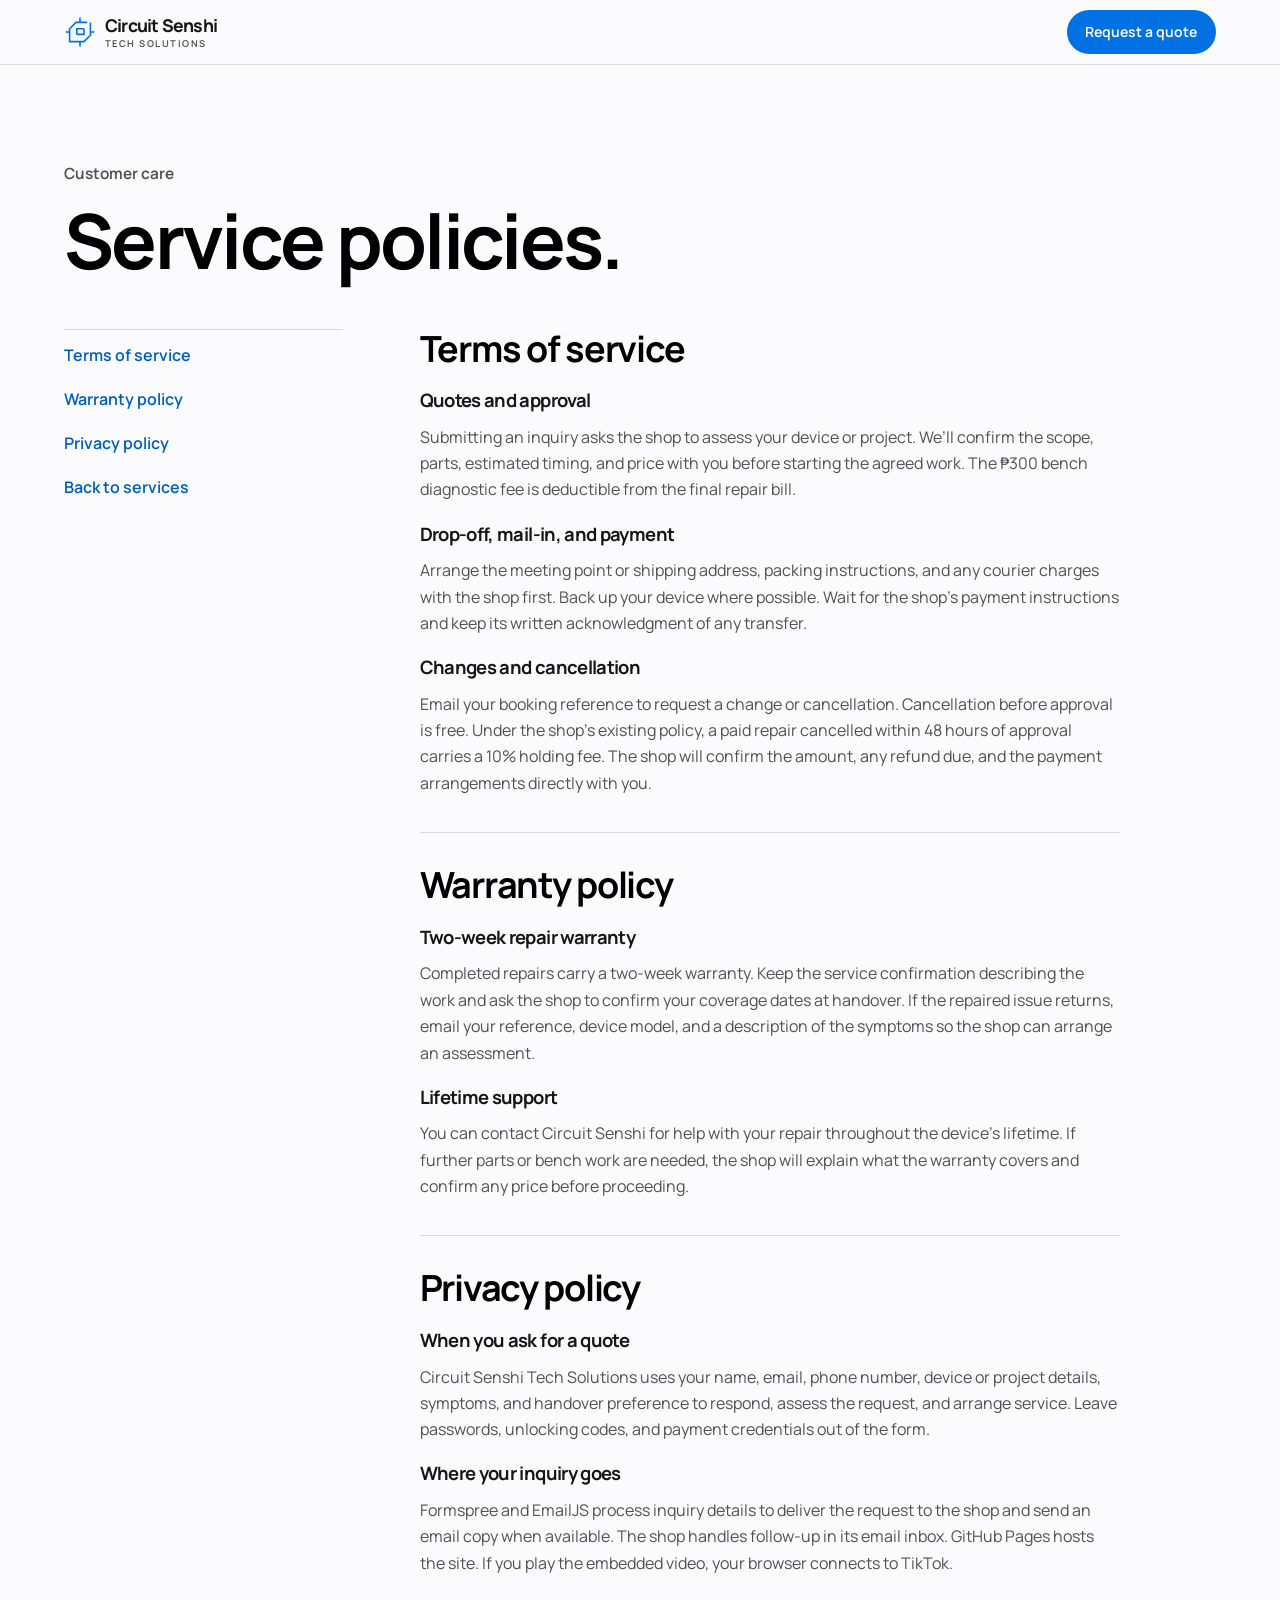
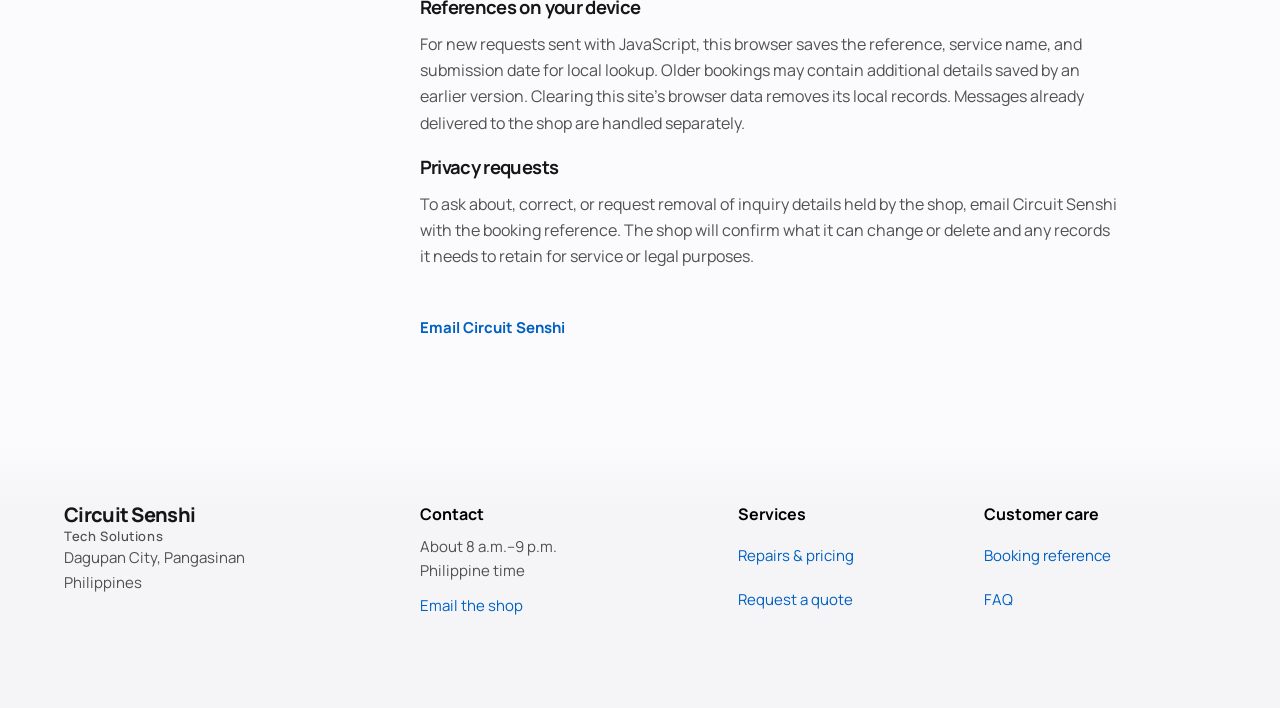
<file: policies.html>
<!doctype html>
<html lang="en-PH">
<head>
  <meta charset="utf-8">
  <meta name="viewport" content="width=device-width, initial-scale=1">
  <meta name="theme-color" content="#f5f5f7">
  <meta name="referrer" content="strict-origin">
  <title>Service Terms, Warranty &amp; Privacy | Circuit Senshi</title>
  <meta name="description" content="Read Circuit Senshi’s repair terms, two-week warranty, lifetime support and inquiry privacy policy. Contact the Dagupan shop about a repair or booking reference.">
  <link rel="canonical" href="https://gian881-ctrl.github.io/Circuitshensi/policies.html">
  <meta property="og:type" content="website">
  <meta property="og:site_name" content="Circuit Senshi Tech Solutions">
  <meta property="og:title" content="Service Terms, Warranty &amp; Privacy | Circuit Senshi">
  <meta property="og:description" content="How quotes, repair authorization, warranty reviews and customer inquiries work at Circuit Senshi.">
  <meta property="og:url" content="https://gian881-ctrl.github.io/Circuitshensi/policies.html">
  <meta property="og:image" content="https://gian881-ctrl.github.io/Circuitshensi/assets/social-preview.jpg">
  <meta property="og:image:alt" content="Circuit Senshi Tech Solutions, phone and board repair in Dagupan City">
  <meta name="twitter:card" content="summary_large_image">
  <meta name="twitter:title" content="Service Terms, Warranty &amp; Privacy | Circuit Senshi">
  <meta name="twitter:description" content="Read the shop’s repair terms, two-week warranty and inquiry privacy policy.">
  <meta name="twitter:image" content="https://gian881-ctrl.github.io/Circuitshensi/assets/social-preview.jpg">
  <link rel="icon" href="./assets/favicon.svg" type="image/svg+xml">
  <link rel="stylesheet" href="./styles.css?v=ff121af1">
  <script src="./motion.js?v=7cc31aed" defer></script>
</head>
<body class="policy-page">
  <a class="skip-link" href="#main">Skip to content</a>
  <span class="page-origin" aria-hidden="true"></span>
  <header class="site-header"><span class="scroll-progress" aria-hidden="true"></span><div class="wrap header-inner">
    <a class="brand" href="./" aria-label="Circuit Senshi home"><svg viewBox="0 0 40 40" aria-hidden="true"><path d="M29 8H15L7 16v16h18l8-8V8M16 23v-7h9M16 23h9v-7M2 20h5M20 2v6M33 20h5M20 32v6"/></svg><span>Circuit Senshi<small>TECH SOLUTIONS</small></span></a>
    <a class="button button-small" href="./#repair-form">Request a quote</a>
  </div></header>
  <main class="section wrap" id="main">
    <div class="section-heading"><div><p class="eyebrow">Customer care</p><h1>Service policies.</h1></div></div>
    <div class="policy-layout">
      <nav class="policy-nav" aria-label="Policies"><a href="#terms">Terms of service</a><a href="#warranty">Warranty policy</a><a href="#privacy">Privacy policy</a><a href="./#services">Back to services</a></nav>
      <div>
        <section class="policy-section" id="terms" aria-labelledby="terms-title">
          <h2 id="terms-title">Terms of service</h2>
          <h3>Quotes and approval</h3><p>Submitting an inquiry asks the shop to assess your device or project. We’ll confirm the scope, parts, estimated timing, and price with you before starting the agreed work. The ₱300 bench diagnostic fee is deductible from the final repair bill.</p>
          <h3>Drop-off, mail-in, and payment</h3><p>Arrange the meeting point or shipping address, packing instructions, and any courier charges with the shop first. Back up your device where possible. Wait for the shop’s payment instructions and keep its written acknowledgment of any transfer.</p>
          <h3>Changes and cancellation</h3><p>Email your booking reference to request a change or cancellation. Cancellation before approval is free. Under the shop’s existing policy, a paid repair cancelled within 48 hours of approval carries a 10% holding fee. The shop will confirm the amount, any refund due, and the payment arrangements directly with you.</p>
        </section>
        <section class="policy-section" id="warranty" aria-labelledby="warranty-title">
          <h2 id="warranty-title">Warranty policy</h2>
          <h3>Two-week repair warranty</h3><p>Completed repairs carry a two-week warranty. Keep the service confirmation describing the work and ask the shop to confirm your coverage dates at handover. If the repaired issue returns, email your reference, device model, and a description of the symptoms so the shop can arrange an assessment.</p>
          <h3>Lifetime support</h3><p>You can contact Circuit Senshi for help with your repair throughout the device’s lifetime. If further parts or bench work are needed, the shop will explain what the warranty covers and confirm any price before proceeding.</p>
        </section>
        <section class="policy-section" id="privacy" aria-labelledby="privacy-title">
          <h2 id="privacy-title">Privacy policy</h2>
          <h3>When you ask for a quote</h3><p>Circuit Senshi Tech Solutions uses your name, email, phone number, device or project details, symptoms, and handover preference to respond, assess the request, and arrange service. Leave passwords, unlocking codes, and payment credentials out of the form.</p>
          <h3>Where your inquiry goes</h3><p>Formspree and EmailJS process inquiry details to deliver the request to the shop and send an email copy when available. The shop handles follow-up in its email inbox. GitHub Pages hosts the site. If you play the embedded video, your browser connects to TikTok.</p>
          <h3>References on your device</h3><p>For new requests sent with JavaScript, this browser saves the reference, service name, and submission date for local lookup. Older bookings may contain additional details saved by an earlier version. Clearing this site’s browser data removes its local records. Messages already delivered to the shop are handled separately.</p>
          <h3>Privacy requests</h3><p>To ask about, correct, or request removal of inquiry details held by the shop, email Circuit Senshi with the booking reference. The shop will confirm what it can change or delete and any records it needs to retain for service or legal purposes.</p>
        </section>
        <a class="text-link" href="mailto:giancastillo116@gmail.com">Email Circuit Senshi</a>
      </div>
    </div>
  </main>
  <footer class="site-footer"><div class="wrap footer-grid">
    <div><a class="footer-brand" href="./">Circuit Senshi<span>Tech Solutions</span></a><p>Dagupan City, Pangasinan<br>Philippines</p></div>
    <div class="footer-links"><h2>Contact</h2><p>About 8 a.m.–9 p.m.<br>Philippine time</p><a href="mailto:giancastillo116@gmail.com">Email the shop</a></div>
    <div class="footer-links"><h2>Services</h2><a href="./#services">Repairs &amp; pricing</a><a href="./#repair-form">Request a quote</a></div>
    <div class="footer-links"><h2>Customer care</h2><a href="./#order-portal">Booking reference</a><a href="./#faq">FAQ</a></div>
  </div></footer>
</body>
</html>
</file>
<file: styles.css>
@font-face{
  font-family:Manrope;
  src:url("./assets/manrope.woff2") format("woff2");
  font-weight:200 800;
  font-display:swap;
}

:root{
  color-scheme:light;
  --bg:#fbfbfd;
  --surface:#f5f5f7;
  --panel:#0071e30c;
  --ink:#161617;
  --muted:#161617bd;
  --accent:#0071e3;
  --link-ink:color-mix(in srgb,#0071e3 85%,#000000);
  --line:#16161726;
  --input-line:#00000075;
  --error:#161617;
  --radius:24px;
  --gutter:clamp(1.25rem,4.5vw,4.5rem);
  --header-height:4rem;
}
*,*::before,*::after{box-sizing:border-box}
html{scroll-behavior:smooth;scroll-padding-top:calc(var(--header-height) + 1.25rem);scrollbar-color:#16161750 var(--bg)}
body{margin:0;background:var(--bg);color:var(--ink);font:400 1rem/1.65 Manrope,Arial,sans-serif}
::selection{background:#0071e3;color:#fbfbfd}
:focus-visible{outline:3px solid var(--accent);outline-offset:4px}
h1,h2,h3,h4,p,figure{margin:0}
h1,h2,h3,h4{line-height:1.13;letter-spacing:-.035em;text-wrap:balance}
h1,h2,h3{font-weight:700}
h1,h2{color:var(--heading,#000000)}
h2{font-size:clamp(2.45rem,4.25vw,4rem)}
h3{font-size:clamp(1.35rem,2.2vw,1.75rem)}
p{max-width:70ch}
em{color:var(--accent);font-style:normal}
a{color:inherit;text-decoration:none;text-underline-offset:.23em}
a:hover{text-decoration:underline}
a,button,summary{touch-action:manipulation}
img,svg{display:block;max-width:100%}
button,input,select,textarea{font:inherit}
button,summary{cursor:pointer}
button:disabled{cursor:wait;opacity:.75}
[hidden]{display:none!important}
.wrap{width:min(72rem,calc(100% - var(--gutter) * 2));margin-inline:auto}
.section{padding-block:clamp(4rem,7.5vw,7.5rem)}
.muted{color:var(--muted)}
.sr-only,.honeypot{position:absolute;width:1px;height:1px;overflow:hidden;clip-path:inset(50%);white-space:nowrap;margin:-1px;border:0;padding:0}
.skip-link{position:fixed;left:1rem;top:0;transform:translateY(-150%);z-index:10;padding:.8rem 1.1rem;background:var(--accent);color:var(--bg);border-radius:0 0 6px 6px}
.skip-link:focus{transform:none}
.button,.text-link,.service-link{display:inline-flex;align-items:center;gap:.75rem;min-height:44px;font-size:.9375rem;font-weight:720;line-height:1.4}
.button{justify-content:center;background:#0071e3;border:1px solid transparent;border-radius:999px;color:#fbfbfd;padding:.82rem 1.35rem;text-align:center;font-weight:650}
.button:hover,.button:focus-visible{background:var(--link-ink);color:#fbfbfd;text-decoration:none}
.button-small{padding:.6rem 1.1rem;font-size:.875rem}
.button-outline{background:transparent;border-color:var(--input-line);color:var(--ink)}
.button-outline:is(:hover,:focus-visible){background:var(--panel);color:var(--link-ink)}
.text-link,.service-link:not(.button){color:var(--link-ink);background:none;border:0;padding:0}
.button span[aria-hidden],.text-link span[aria-hidden]{line-height:1}

.site-header{background:#fbfbfd;border-bottom:1px solid #00000020;position:sticky;top:0;z-index:6}
.page-origin{position:absolute;inset:0 auto auto 0;width:1px;height:1px;pointer-events:none}
.scroll-progress{position:absolute;inset:0 0 auto;height:3px;z-index:1;background:#0071e3;transform:scaleX(0);transform-origin:left center;pointer-events:none}
[data-count]{display:inline-block;position:relative;font-variant-numeric:tabular-nums}
.count-window{display:none}
.header-inner{min-height:var(--header-height);display:flex;align-items:center;justify-content:space-between;gap:1.25rem}
.brand{display:inline-flex;align-items:center;gap:.55rem;min-height:44px;font-size:1.1rem;font-weight:740;line-height:1.17;letter-spacing:-.043em}
.brand:hover,.footer-brand:hover{text-decoration:none}
.brand svg{width:2rem;height:2rem;fill:none;stroke:var(--accent);stroke-width:2}
.brand small{display:block;color:var(--muted);font-weight:640;letter-spacing:.16em;font-size:.59rem;line-height:1.2;margin-top:.19rem}
#navigation{display:flex;align-items:center;gap:clamp(.9rem,2.15vw,2.15rem)}
#navigation>a{display:inline-flex;align-items:center;justify-content:center;min-width:44px;min-height:44px;font-size:.875rem;font-weight:570}
#navigation>a:hover{color:var(--link-ink)}
#navigation>.button:hover{color:#fbfbfd}
.menu-toggle{display:none}

.hero{display:flex;flex-direction:column;align-items:center;gap:clamp(2.15rem,3.6vw,3.5rem);padding-block:clamp(3.3rem,5vw,5.15rem) clamp(1.7rem,3vw,3rem);text-align:center}
.hero h1{max-width:19ch;margin-inline:auto;font-size:clamp(3.25rem,6.3vw,6.2rem);line-height:1.02;letter-spacing:-.068em;font-weight:730}
.hero-description{font-size:clamp(1.0625rem,1.6vw,1.36rem);color:var(--muted);line-height:1.5;font-weight:510;max-width:50ch;margin:1rem auto 0;text-wrap:balance}
.hero-actions{display:flex;align-items:center;justify-content:center;flex-wrap:wrap;gap:.65rem;margin-top:1.35rem}
.hero-actions .button-outline{border-color:#0071e3;color:var(--link-ink)}
.bench-art{width:100%;overflow:hidden;border-radius:var(--radius);background:var(--surface);isolation:isolate}
.hero-photo{display:block;width:100%;height:auto}
.eyebrow{display:block;margin-bottom:.72rem;color:var(--muted);font-size:.96rem;font-weight:640}
.hero .eyebrow{color:var(--link-ink);margin-bottom:.8rem}
.bench-highlights{display:grid;grid-template-columns:repeat(4,minmax(0,1fr));gap:clamp(.65rem,1.4vw,1.1rem);margin-block:0}
.highlight-card{min-width:0;position:relative;overflow:hidden;display:flex;flex-direction:column;align-items:flex-start;padding:clamp(1.25rem,2.5vw,2.15rem);border:1px solid var(--line);border-radius:var(--radius);background:linear-gradient(125deg,var(--bg),var(--surface))}
.highlight-card dt{font-size:.9rem;font-weight:650;color:var(--muted)}
.highlight-card dd{margin:0}
.highlight-card .highlight-value{margin:.5rem 0 .45rem;color:var(--ink);font-size:clamp(1.65rem,2.7vw,2.85rem);line-height:1.1;font-weight:720;letter-spacing:-.055em;font-variant-numeric:tabular-nums;overflow-wrap:break-word}
.highlight-value small{font-size:.52em;letter-spacing:-.035em}
.highlight-detail{color:var(--muted);font-size:.9375rem}
.highlight-fee{background:var(--surface);border-color:var(--line)}
.highlight-fee .highlight-value{color:#000000}
.highlight-warranty{background:var(--surface)}
.highlight-card .highlight-action{margin-top:.25rem}

.section-heading{display:flex;justify-content:space-between;align-items:end;gap:2.5rem;margin-bottom:clamp(2rem,3.5vw,3rem)}
.section-heading p:not(.eyebrow){max-width:39ch;color:var(--muted)}
.service-grid{display:grid;grid-template-columns:repeat(2,minmax(0,1fr));gap:clamp(1rem,2vw,1.7rem)}
.service-card,.local-path,.portal-card{border-radius:var(--radius);background:var(--surface)}
.service-card{--card-pad:clamp(1.3rem,2.4vw,2.15rem);padding:0 var(--card-pad) var(--card-pad);display:flex;flex-direction:column;overflow:hidden;min-width:0;border:1px solid var(--line);background:var(--bg)}
.service-feature{--ink:#fbfbfd;--muted:#fbfbfdc9;--accent:#fbfbfd;--line:#fbfbfd40;color:var(--ink);background:#161617;border-color:#fbfbfd26}
.service-feature .service-photo::after{content:"";position:absolute;inset:0;pointer-events:none;background:linear-gradient(0deg,#161617,transparent 34%)}
.service-photo{position:relative;height:clamp(11rem,20vw,16.5rem);overflow:hidden;isolation:isolate;display:grid;place-items:center;background:var(--surface);margin:0 calc(-1 * var(--card-pad)) 1.55rem}
.service-photo img{width:100%;height:100%;position:absolute;inset:0;object-fit:cover}
.service-photo.station-photo img{object-position:50% 42%}
.service-card h3{margin-bottom:.65rem;font-size:clamp(1.55rem,2.35vw,2.15rem)}
.service-card>p{color:var(--muted);font-size:.9375rem}
.service-feature h3{font-size:clamp(1.85rem,3.3vw,2.9rem)}
.service-specs{display:grid;grid-template-columns:repeat(auto-fit,minmax(min(100%,10rem),1fr));align-content:start;gap:.9rem 1.25rem;margin-top:1.3rem;padding:1.05rem 0;border-block:1px solid var(--line)}
.price{display:flex;flex-direction:column}
.price strong{color:var(--ink);font-weight:680;font-size:clamp(1.22rem,1.65vw,1.5rem);letter-spacing:-.04em;font-variant-numeric:tabular-nums}
.price span,.service-card .service-time{color:var(--muted);font-size:.875rem;line-height:1.5}
.service-time strong{display:block;color:var(--ink);margin-bottom:.12rem}
.service-link{align-self:flex-start;justify-self:start;margin-top:1rem}
.service-tag{align-self:start;justify-self:start;color:var(--muted);font-size:.77rem;font-weight:700;letter-spacing:.08em;line-height:1.5;text-transform:uppercase;margin:0 0 .55rem}
.service-card>.service-tag{font-size:.77rem}
.service-includes,.estimate-includes{padding:0;list-style:none;display:grid;align-content:start;gap:.45rem;margin:1.1rem 0 0}
.service-includes li,.estimate-includes li{display:flex;gap:.65rem;align-items:baseline;color:var(--ink);font-size:.94rem;line-height:1.45}
.service-includes li::before,.estimate-includes li::before{content:"";flex:0 0 .45rem;width:.45rem;height:.45rem;border:1.5px solid var(--accent);border-radius:50%;transform:translateY(-.1em)}
.service-card .button{margin-bottom:.1rem}
.service-feature{--heading:#fbfbfd}
.service-feature :focus-visible{outline-color:#fbfbfd}

.process-layout,.faq-layout,.inquiry-layout,.policy-layout{display:grid;gap:clamp(2.5rem,6vw,6rem);align-items:start}
.process-layout{grid-template-columns:1.2fr 1fr}
.local-path p,.steps p{color:var(--muted);margin-top:.6rem}
.steps{list-style:none;padding:0;margin:0;counter-reset:step}
.steps li{position:relative;counter-increment:step;display:flex;gap:1rem;padding-bottom:1.5rem}
.steps li:last-child{padding-bottom:0}
.steps li::before{content:counter(step,decimal-leading-zero);display:grid;place-items:center;align-self:start;width:2.4rem;height:2.4rem;flex:none;border:1px solid var(--line);border-radius:50%;color:var(--link-ink);background:var(--surface);z-index:1;font-size:.8125rem;font-weight:700}
.steps li:not(:last-child)::after{content:"";position:absolute;left:1.17rem;top:2.4rem;bottom:0;width:1px;background:var(--line)}
.steps h4,.steps h3{font-size:1.125rem;letter-spacing:-.015em;padding-top:.4rem}
.steps p{font-size:.9375rem;max-width:46ch}
.local-path{background:#fbfbfd;padding:clamp(1.4rem,3.3vw,2.7rem)}
.local-path .eyebrow{margin:0 0 .7rem;color:var(--link-ink)}
.local-path h3{font-size:clamp(1.55rem,3.35vw,2.5rem)}
.local-path .text-link{margin-top:.75rem}

.video-cover,.tiktok-player{position:relative;width:100%;aspect-ratio:16/10;border:0;border-radius:var(--radius);background:var(--surface);overflow:hidden}
.video-cover{display:grid;place-items:center;isolation:isolate}
.video-cover img{width:100%;height:100%;position:absolute;inset:0;object-fit:cover;filter:brightness(.68)}
.tiktok-player{display:block;height:auto}
.play-video{position:relative;display:inline-flex;align-items:center;justify-content:center;gap:.5rem;min-width:44px;min-height:48px;border:0;border-radius:999px;color:#161617;background:#fbfbfdf5;font-weight:650;padding:.72rem 1.1rem}
.play-video svg{width:1.25rem;height:1.25rem}
.play-video:hover{background:#fbfbfd;color:var(--link-ink)}

.faq-layout{grid-template-columns:.85fr 1.3fr}
.faq-layout .section-heading{display:block;margin:0}
.faq-layout .section-heading p:not(.eyebrow){margin-top:1rem}
.faq-list{border-top:1px solid var(--line)}
.faq-list details{border-bottom:1px solid var(--line)}
.faq-list summary{list-style:none;display:flex;align-items:center;justify-content:space-between;gap:1.2rem;min-height:56px;padding:1.2rem .15rem;font-size:1.05rem;font-weight:680;line-height:1.5}
.faq-list summary::-webkit-details-marker{display:none}
.faq-list summary::after{content:"";width:9px;height:9px;flex:none;margin-right:.4rem;border:solid var(--accent);border-width:0 2px 2px 0;transform:rotate(45deg)}
.faq-list details[open] summary::after{transform:rotate(225deg)}
.faq-list summary:hover{color:var(--link-ink)}
.faq-list details p{color:var(--muted);margin:0 .15rem 1.25rem;max-width:64ch}

.inquiry-section{background:var(--surface)}
.inquiry-layout{grid-template-columns:.9fr 1.15fr}
.inquiry-copy>p{color:var(--muted);margin-top:1.2rem}
.inquiry-copy>.eyebrow{color:var(--link-ink);margin-top:0}
.booking-note,.payment-info{background:#fbfbfd;border:1px solid var(--line);padding:1.2rem;border-radius:16px}
.booking-note{margin-top:1.8rem;max-width:40ch}
.booking-note strong,.payment-info strong{color:var(--link-ink)}
.booking-note p,.payment-info p{font-size:.9375rem;color:var(--muted);margin-top:.4rem}
.contact-location{display:flex;flex-direction:column;gap:.18rem;margin-top:1.5rem}
.contact-location span,.form-intro,.form-footnote{color:var(--muted);font-size:.875rem}
.inquiry-layout form{padding:clamp(1.15rem,2.6vw,2.2rem);border-radius:var(--radius);background:#fbfbfd}
.inquiry-layout form,.form-row>*{min-width:0}
form h3{font-size:1.5rem}
.form-intro{margin:.65rem 0 1.5rem}
.form-row,.preference-options{display:grid;grid-template-columns:repeat(2,minmax(0,1fr));gap:1rem}
.field{margin-bottom:1.15rem;min-width:0}
.field label,legend,.portal-lookup label{display:block;font-size:.9375rem;font-weight:680;margin-bottom:.4rem}
input:not([type=radio]):not([type=checkbox]),select,textarea{width:100%;min-width:0;min-height:48px;border:1px solid var(--input-line);border-radius:12px;background:#fbfbfd;color:var(--ink);padding:.7rem .85rem;line-height:1.5;caret-color:var(--accent)}
input::placeholder,textarea::placeholder{color:#161617b5;opacity:1}
select{appearance:none;padding-right:2.5rem;background:#fbfbfd url("data:image/svg+xml,%3Csvg xmlns='http://www.w3.org/2000/svg' width='14' height='9' viewBox='0 0 14 9'%3E%3Cpath d='m2 2 5 5 5-5' fill='none' stroke='%230071e3' stroke-width='2'/%3E%3C/svg%3E") right 1rem center/14px 9px no-repeat}
textarea{resize:vertical;min-height:7.5rem;display:block}
:is(input,select,textarea)[aria-invalid=true]{border-color:var(--error)}
.error{display:block;margin-top:.4rem;color:var(--error);font-size:.875rem}
.error:empty,.form-status:empty{display:none}
fieldset{padding:0;margin:0 0 1.3rem;min-width:0;border:0}
legend{padding:0}
.preference-options label{display:flex;align-items:center;gap:.65rem;padding:.8rem;min-height:64px;border:1px solid var(--input-line);background:#fbfbfd;border-radius:12px;cursor:pointer}
.preference-options label:has(input:checked){background:#0071e310;border-color:var(--accent)}
.preference-options input{accent-color:var(--accent);width:1.1rem;height:1.1rem;margin:0;flex:none}
.preference-options strong,.preference-options small{display:block}
.preference-options strong{font-size:.9375rem}
.preference-options small{font-size:.8125rem;color:var(--muted)}
.payment-info{margin-bottom:1.25rem}
.submit-button{width:100%}
.submit-spinner{display:inline-block;width:1.1rem;height:1.1rem;border:2px solid currentColor;border-right-color:transparent;border-radius:50%;animation:rotate .7s linear infinite}
@keyframes rotate{to{transform:rotate(1turn)}}
.form-footnote{margin-top:.75rem}
.form-status{border-left:3px solid var(--accent);background:#0071e30c;padding:.85rem 1rem;margin-top:.9rem;color:var(--ink);font-size:.9375rem;overflow-wrap:anywhere}
.form-status[data-state=error]{border-color:var(--error);background:var(--surface);color:#161617}
.form-status a,.form-footnote a,.booking-note a,.payment-info a,.faq-list a,.policy-section a,.contact-location a,.local-path p a,.steps p a,.inquiry-copy p a{color:var(--link-ink);text-decoration:underline}
.portal-card{padding:clamp(1.25rem,3vw,2.25rem)}
.portal-lookup{display:flex;align-items:end;flex-wrap:wrap;gap:.8rem;max-width:44rem}
.portal-lookup .field{flex:1 1 15rem;margin:0}
.portal-lookup input{flex:1 1 13rem}
.portal-lookup>label{flex-basis:100%;margin:0}
.portal-lookup .button{min-height:48px}
.reference-section .text-link{margin-top:1rem}

.footer-grid{display:grid;grid-template-columns:1.3fr 1.15fr .85fr .95fr;gap:clamp(1.5rem,3vw,3.5rem);padding-block:3.5rem 5rem}
.footer-brand{font-size:1.25rem;font-weight:760;line-height:1.2;letter-spacing:-.035em;min-height:44px;display:inline-flex;flex-direction:column;justify-content:center}
.footer-brand span{font-size:.8125rem;font-weight:540;color:var(--muted);letter-spacing:.045em;margin-top:.17rem}
.footer-grid :is(h2,h3){font-size:1rem;line-height:1.5;font-weight:700;letter-spacing:0;margin-bottom:.55rem}
.footer-grid :is(p,address){color:var(--muted);font-style:normal;font-size:.9375rem}
.footer-grid p+p{margin-top:.4rem}
.footer-links{display:flex;flex-direction:column;align-items:flex-start;gap:0}
.footer-links a,.footer-grid address a{display:inline-flex;align-items:center;min-width:44px;min-height:44px;font-size:.9375rem;color:var(--link-ink);overflow-wrap:anywhere}
.footer-grid a:not(.footer-brand){overflow-wrap:anywhere}
.chat-toggle{position:fixed;z-index:5;bottom:max(1.25rem,env(safe-area-inset-bottom));right:max(1.25rem,env(safe-area-inset-right));display:flex;align-items:center;justify-content:center;gap:.5rem;border:1px solid var(--line);border-radius:40px;background:#fbfbfd;color:var(--ink);padding:.7rem 1rem;min-height:48px;min-width:48px;font-size:.875rem;font-weight:750;box-shadow:0 4px 22px #00000014}
.chat-toggle svg{width:1.35rem;height:1.35rem;fill:none;stroke:currentColor;stroke-width:1.6}
.chat-toggle:hover{background:var(--panel)}
.chat-panel{position:fixed;z-index:6;right:max(1.25rem,env(safe-area-inset-right));bottom:calc(max(1.25rem,env(safe-area-inset-bottom)) + 3.8rem);width:min(22rem,calc(100% - 2.5rem));max-height:calc(100dvh - 6rem);overflow:auto;border:1px solid var(--line);border-radius:var(--radius);background:#fbfbfd;padding:1.25rem;box-shadow:0 12px 40px #00000026}
.chat-heading{display:flex;align-items:center;justify-content:space-between;gap:.5rem}
.chat-heading h2{font-size:1.35rem}
.chat-heading button{height:44px;width:44px;background:transparent;border:0;color:var(--ink);font-size:1.6rem;line-height:1}
.chat-panel>strong{display:block;color:var(--link-ink);margin-top:.5rem}
.chat-panel p{color:var(--muted);font-size:.9375rem;margin:.5rem 0 1rem}
.chat-panel .button{width:100%}
.chat-panel .text-link{margin-top:.2rem}

.policy-page h1{font-size:clamp(2.7rem,6vw,4.75rem)}
.policy-page .section-heading{display:block}
.policy-page .section-heading p:not(.eyebrow){max-width:65ch;margin-top:1.15rem}
.policy-layout{grid-template-columns:minmax(11rem, .7fr) minmax(0,2fr)}
.policy-nav{position:sticky;top:calc(var(--header-height) + 1.5rem);display:flex;flex-direction:column;align-items:start;padding-block:.25rem;border-top:1px solid var(--line)}
.policy-nav a{display:flex;align-items:center;min-height:44px;color:var(--link-ink);font-weight:620}
.policy-section{padding:0 0 2.25rem;max-width:70ch;overflow-wrap:anywhere}
.policy-section+.policy-section{padding-top:2rem;border-top:1px solid var(--line)}
.policy-section h2{font-size:clamp(1.7rem,3vw,2.25rem)}
.policy-section h3{font-size:1.15rem;margin-top:1.3rem}
.policy-section p,.policy-section ul{color:var(--muted);margin-top:.8rem}
.policy-section ul{padding-left:1.4rem}

.estimate-section{
  --heading:#fbfbfd;--ink:#fbfbfd;--muted:#fbfbfdc9;--line:#fbfbfd31;
  color:var(--ink);background:#000000;
}
.estimate-section .eyebrow,.estimate-section .section-heading p:not(.eyebrow){color:var(--muted)}
.estimate-layout{display:grid;grid-template-columns:minmax(0,.9fr) minmax(0,1.1fr);overflow:hidden;border:1px solid var(--line);border-radius:var(--radius);background:#161617}
.estimate-controls,.estimate-result{padding:clamp(1.35rem,3.3vw,3rem);min-width:0}
.estimate-controls{
  --ink:#161617;--heading:#000000;--muted:#161617bd;--line:#16161726;
  display:grid;align-content:center;color:var(--ink);background:#fbfbfd;
}
.estimate-controls h3,.estimate-result h3{font-size:clamp(1.55rem,2.7vw,2.35rem);margin-bottom:1.15rem}
.estimate-controls>p,.estimate-result>p{font-size:.95rem;color:var(--muted);margin:.45rem 0 1.1rem}
.estimate-controls .field{margin:1.2rem 0 0}
#estimate-context{margin:.6rem 0 0;padding:.65rem .85rem;border-inline-start:2px solid var(--accent);background:var(--panel);color:var(--ink);font-size:.9rem;line-height:1.5;overflow-wrap:anywhere}
.estimate-other-field textarea{max-width:100%;margin-top:.65rem;overflow-wrap:anywhere}
#estimate-other-help,#estimate-other-error{margin-top:.4rem;font-size:.875rem;line-height:1.45}
#estimate-other-help{color:var(--muted)}
#estimate-other-error:not(:empty){color:var(--error);font-weight:650}
.estimate-result .eyebrow{color:var(--muted)}
.estimate-facts{display:grid;grid-template-columns:repeat(2,minmax(0,1fr));gap:1rem;margin:1.35rem 0;padding:1.1rem 0;border-block:1px solid var(--line)}
.estimate-facts dt{color:var(--muted);font-size:.875rem}
.estimate-facts dd{margin:.3rem 0 0;font-size:clamp(1.08rem,1.65vw,1.4rem);font-weight:700;line-height:1.35;letter-spacing:-.035em}
.estimate-result .estimate-includes{margin:.7rem 0 1.25rem}
.estimate-result h4{font-size:1rem;letter-spacing:-.02em}
.estimate-result .estimate-includes li::before{border-color:#fbfbfd}
.estimate-result .button{margin-top:.45rem}
.estimate-section :focus-visible{outline-color:#0071e3}
.estimate-section a:not(.button){color:inherit;text-decoration:underline}
.booking-estimate{padding:1.05rem 1.15rem;background:#0071e30b;border:1px solid #0071e34d;border-radius:14px;margin:1rem 0}
.booking-estimate p{color:var(--muted);line-height:1.5;margin:.25rem 0;overflow-wrap:anywhere}

.comparison-wrap{border:1px solid var(--line);border-radius:var(--radius);overflow:hidden;background:var(--bg)}
.comparison-table{width:100%;border-spacing:0;table-layout:fixed;text-align:left;line-height:1.5}
.comparison-table :is(th,td){vertical-align:top;padding:1.1rem clamp(.9rem,2vw,1.65rem);overflow-wrap:break-word}
.comparison-table thead th{background:#161617;color:#fbfbfd;font-weight:650}
.comparison-table thead th:first-child{width:23%}
.comparison-table tbody :is(th,td){border-bottom:1px solid var(--line)}
.comparison-table tbody th{font-size:.98rem;font-weight:700;color:#000000}
.comparison-table tbody td{font-size:.95rem;color:var(--muted)}
.comparison-table tbody td:nth-child(2){background:#0071e309;color:var(--ink)}
.comparison-table tbody tr:last-child>*{border-bottom:0}

.case-grid,.review-grid,.pillar-grid{display:grid;grid-template-columns:repeat(3,minmax(0,1fr));gap:clamp(.9rem,1.8vw,1.45rem)}
.case-card{min-width:0;overflow:hidden;border:1px solid var(--line);border-radius:var(--radius);background:var(--surface)}
.case-card figure{position:relative;aspect-ratio:1.85;overflow:hidden;background:#161617}
.case-card figure img{width:100%;height:100%;object-fit:cover}
.case-body{padding:clamp(1.15rem,2vw,1.8rem)}
.case-body h3{font-size:clamp(1.4rem,2.2vw,1.9rem)}
.case-details{margin:1.1rem 0 0}
.case-details>div+div{margin-top:.9rem}
.case-details dt{color:var(--ink);font-weight:720;font-size:.875rem}
.case-details dd{margin:.12rem 0 0;color:var(--muted);font-size:.95rem}
.portfolio-links,.contact-actions{display:flex;align-items:center;flex-wrap:wrap;gap:.35rem 1.25rem;margin-top:.9rem}
.portfolio-links a,.bench-footage a,.contact-actions a{display:inline-flex;align-items:center;min-height:44px;color:var(--link-ink);text-decoration:underline}
.contact-actions .button-outline{border-color:var(--accent);color:var(--link-ink);text-decoration:none}
.bench-footage{margin-top:1.5rem;background:var(--surface);border:1px solid var(--line);border-radius:16px;padding:0 1.2rem}
.bench-footage summary{min-height:52px;padding:.85rem 0;font-weight:680;line-height:1.5}
.bench-footage[open]{padding-bottom:1.15rem}
.footage-grid{display:grid;grid-template-columns:minmax(0,.95fr) minmax(0,1.05fr);gap:clamp(1.35rem,3vw,3rem);align-items:center}
.footage-grid>div>p{color:var(--muted);margin:.7rem 0}

#assurance{
  --heading:#fbfbfd;--ink:#fbfbfd;--muted:#fbfbfdc9;--line:#fbfbfd33;
  background:#161617;color:var(--ink);
}
#assurance .eyebrow,#assurance .section-heading p:not(.eyebrow){color:var(--muted)}
#assurance .text-link{color:color-mix(in srgb,#0071e3 38%,#fbfbfd);text-decoration:underline}
#assurance .review-grid+.text-link{margin-top:.65rem}
.pillar-grid{gap:1.8rem;border-block:1px solid var(--line);padding-block:1.8rem}
.pillar-grid h3{font-size:clamp(1.18rem,2vw,1.55rem)}
.pillar-grid p{font-size:.95rem;line-height:1.55;color:var(--muted);margin-top:.65rem}
.review-grid{margin-top:1.15rem}
.review-card{background:#000000;border:1px solid var(--line);min-width:0;border-radius:20px;padding:clamp(1.25rem,2.2vw,1.9rem)}
.review-card .review-topic,.review-card footer{color:var(--muted);font-size:.84rem;font-weight:630}
.review-card blockquote{margin:.8rem 0;color:#fbfbfd;font-size:clamp(1.15rem,1.65vw,1.4rem);line-height:1.45;letter-spacing:-.025em}
.review-card>p:not(.review-topic){margin-top:.7rem}
.reviews-heading{margin:clamp(2.2rem,4.5vw,4rem) 0 1.3rem}
.direct-contact{border:1px solid var(--line);border-radius:20px;padding:clamp(1.15rem,2.35vw,2rem);margin-top:1.65rem;background:var(--bg)}
.direct-contact h3{font-size:clamp(1.45rem,2vw,1.9rem)}
.direct-contact dl{margin:.9rem 0 0}
.direct-contact dl>div{display:grid;grid-template-columns:minmax(5.3rem,.52fr) minmax(0,1.5fr);gap:.8rem;padding:.75rem 0;border-bottom:1px solid var(--line)}
.direct-contact dt{font-size:.9rem;font-weight:680}
.direct-contact dd{margin:0;font-size:.95rem;color:var(--muted);overflow-wrap:anywhere}
.direct-contact dd a{display:inline-flex;align-items:center;min-height:44px;color:var(--link-ink);text-decoration:underline}

@supports(grid-template-rows:subgrid){
  @media(min-width:36.001rem){
    .service-card:not(.service-diagnostic){display:grid;grid-template-rows:subgrid;grid-row:span 7;row-gap:0}
  }
}
.service-diagnostic{grid-column:1/-1;padding:var(--card-pad);background:var(--surface)}
@media(min-width:46rem){
  .service-diagnostic{display:grid;grid-template-columns:minmax(0,1.04fr) minmax(0,.96fr);gap:.55rem 2rem;align-items:start}
  .service-diagnostic>.service-tag,.service-diagnostic>h3,.service-diagnostic>p:not(.service-tag){grid-column:1}
  .service-diagnostic>.service-includes{grid-column:2;grid-row:1/span 3;margin:0}
  .service-diagnostic>.service-specs{grid-column:1/-1;grid-row:4;margin-top:.25rem}
  .service-diagnostic>.service-link{grid-column:1/-1;margin:.4rem 0 0}
}
@media(min-width:58rem){
  .service-grid{grid-template-columns:repeat(12,minmax(0,1fr))}
  .service-card{grid-column:span 5}
  .service-card:first-child,.service-card:nth-child(4){grid-column:span 7}
  .service-card.service-diagnostic{grid-column:1/-1}
}
@media(max-width:62rem){
  :root{--header-height:3.75rem}
  .menu-toggle{display:inline-flex;align-items:center;justify-content:center;gap:.65rem;min-height:44px;min-width:44px;padding:.5rem .85rem;border:1px solid var(--line);border-radius:999px;background:var(--bg);color:var(--ink);font-size:.875rem;font-weight:620}
  .menu-toggle span{font-size:1.1rem;line-height:1}
  #navigation{position:absolute;left:0;right:0;top:100%;max-height:calc(100dvh - var(--header-height));overflow:auto;background:var(--bg);border-bottom:1px solid var(--line);padding:.6rem var(--gutter) 1rem;flex-direction:column;align-items:stretch;gap:.15rem;display:none}
  #navigation.is-open{display:flex}
  #navigation>a{padding:.6rem .5rem;justify-content:start}
  #navigation>.button{justify-content:center}
  #navigation>.button{margin-top:.35rem}
  .header-inner:not(:has(.menu-toggle)) #navigation{position:static;display:flex;padding:0;overflow:visible;border:0}
  .inquiry-layout{grid-template-columns:.78fr 1fr;gap:2.2rem}
  .footer-grid{grid-template-columns:1fr 1fr}
  .bench-highlights{grid-template-columns:repeat(2,minmax(0,1fr))}
}
@media(max-width:52rem){
  .service-card h3{margin-bottom:.65rem}
  .inquiry-layout,.process-layout,.faq-layout{grid-template-columns:1fr}
  .faq-layout{gap:1.75rem}
  .inquiry-copy .booking-note{max-width:60ch}
  .estimate-layout{grid-template-columns:1fr}
  .case-grid{grid-template-columns:1fr}
  .case-card{display:grid;grid-template-columns:minmax(0,.84fr) minmax(0,1.16fr)}
  .case-card figure{height:100%;aspect-ratio:auto;min-height:12rem}
  .case-card figure img{position:absolute;inset:0}
  .pillar-grid,.review-grid{grid-template-columns:1fr}
  .pillar-grid{gap:1.3rem}
  .review-card blockquote{max-width:50ch}
}
@media(max-width:43rem){
  :root{--header-height:3.75rem}
  .hero{gap:1.75rem;padding-block:2.8rem 1.6rem}
  .hero h1{font-size:clamp(3.25rem,10.2vw,4.5rem)}
  .bench-art{border-radius:18px}
  .hero-description{margin-top:1.15rem}
  .hero-actions{margin-top:1.15rem}
  .hero-actions{gap:.5rem 1rem}
  .bench-highlights{grid-template-columns:repeat(2,minmax(0,1fr))}
  .highlight-card{padding:1.1rem;border-radius:18px}
  .highlight-card .highlight-value{font-size:clamp(1.55rem,5.6vw,2.35rem)}
  .highlight-detail{font-size:.875rem}
  .section-heading{display:block}
  .section-heading p:not(.eyebrow){margin-top:.9rem}
  .footage-grid,.policy-layout{grid-template-columns:1fr}
  .policy-nav{position:static}
  .chat-toggle{bottom:max(.8rem,env(safe-area-inset-bottom));right:max(.8rem,env(safe-area-inset-right));padding:.75rem}
  .chat-toggle>span{display:none}
  body:has(:is(input,textarea,select):focus) .chat-toggle{visibility:hidden}
  .comparison-wrap{border:0;border-radius:0;background:transparent}
  .comparison-table,.comparison-table tbody{display:block}
  .comparison-table thead{position:absolute;width:1px;height:1px;overflow:hidden;clip-path:inset(50%);white-space:nowrap}
  .comparison-table tbody{display:grid;gap:.8rem}
  .comparison-table tbody tr{display:grid;grid-template-columns:repeat(2,minmax(0,1fr));overflow:hidden;border:1px solid var(--line);border-radius:16px}
  .comparison-table tbody :is(th,td){border:0;padding:.8rem .85rem}
  .comparison-table tbody th{grid-column:1/-1;background:#161617;color:#fbfbfd}
  .comparison-table tbody td{font-size:.9rem}
  .comparison-table tbody td::before{display:block;font-size:.8rem;font-weight:700;line-height:1.3;color:var(--ink);margin-bottom:.35rem}
  .comparison-table tbody td:nth-child(2)::before{content:"Our standard" / ""}
  .comparison-table tbody td:nth-child(3)::before{content:"Typical providers" / ""}
}
@media(max-width:36rem){
  .hero h1 em{display:block}
  .service-grid{grid-template-columns:1fr}
  .service-card>.service-photo{margin-bottom:1.2rem}
  .form-row{grid-template-columns:1fr;gap:0}
  .preference-options{gap:.6rem}
  .preference-options{grid-template-columns:1fr}
  .preference-options label{gap:.65rem;padding:.75rem;min-height:54px}
  .portal-lookup{align-items:stretch;flex-direction:column}
  .portal-lookup :is(.field,input){flex:auto}
  .footer-grid{column-gap:1.25rem}
  .footer-grid>:first-child{grid-column:1/-1}
  .case-card{display:block}
  .case-card figure{height:auto;min-height:0;aspect-ratio:1.85}
  .case-card figure img{position:static}
  .estimate-facts{grid-template-columns:1fr}
}
@media(max-width:26rem){
  .footer-grid{grid-template-columns:1fr}
  .header-inner{gap:.5rem}
  .brand{gap:.5rem;font-size:1.05rem}
  .brand svg{width:2.1rem}
  .policy-page .header-inner .button{padding-inline:.8rem;white-space:nowrap}
  .hero-actions{gap:.35rem .75rem}
  .hero-actions .button,.hero-actions .text-link{font-size:.875rem}
  .hero-actions .button{padding-inline:.85rem}
}
@media screen and (prefers-reduced-motion:no-preference){
  :root{--ease-settle:cubic-bezier(.22,.76,.22,1)}

  @supports (animation-timeline:scroll(root block)){
    .scroll-progress{animation:reading-progress auto linear both;animation-timeline:scroll(root block)}
    @keyframes reading-progress{from{transform:scaleX(0)}to{transform:scaleX(1)}}
  }
  .is-counting .count-label{opacity:0}
  .count-window{display:block;position:absolute;inset:0;overflow:hidden;pointer-events:none}
  .count-track,.count-track>span{display:block;height:100%;text-align:right}
  .count-track{animation:figure-roll 680ms cubic-bezier(.24,.66,.18,1) both}
  @keyframes figure-roll{from{transform:translateY(0)}to{transform:translateY(-400%)}}
  .menu-toggle span,.faq-list summary::after{transition:transform 220ms var(--ease-settle)}
  .menu-toggle[aria-expanded=true] span{transform:rotate(45deg)}

  .chat-panel:not([hidden]){animation:contact-open 200ms var(--ease-settle)}
  @keyframes contact-open{
    from{opacity:.5;transform:translateY(8px)}
    to{opacity:1;transform:translateY(0)}
  }
  @media(max-width:62rem){
    #navigation.is-open{animation:menu-open 180ms var(--ease-settle)}
    @keyframes menu-open{
      from{opacity:.6;transform:translateY(-6px)}
      to{opacity:1;transform:translateY(0)}
    }
  }

  @media(hover:hover) and (pointer:fine){
    .service-photo img{transition:transform 480ms var(--ease-settle)}
    .service-card:hover .service-photo img,.service-card:focus-within .service-photo img{transform:scale(1.035)}
  }

  @media(min-width:62.001rem) and (hover:hover) and (pointer:fine){
    #navigation>a:not(.button){position:relative;text-decoration:none}
    #navigation>a:not(.button)::after{
      content:"";
      position:absolute;
      inset:auto 0 .38rem;
      height:2px;
      background:var(--accent);
      transform:scaleX(0);
      transform-origin:left;
      transition:transform 190ms var(--ease-settle);
    }
    #navigation>a:not(.button):is(:hover,:focus-visible)::after{transform:scaleX(1)}
  }

  /* Keep the masthead in place as visitors move between the site and its policies. */
  @view-transition{navigation:auto}
  .site-header{view-transition-name:masthead}
  ::view-transition-group(*){animation-name:none;animation-duration:220ms}

  .hero-copy > *{animation:hero-intro 540ms var(--ease-settle) backwards}
  .hero-copy h1{animation-delay:45ms}
  .hero-description{animation-delay:90ms}
  .hero-actions{animation-delay:135ms}
  .hero-actions:focus-within{animation:none}
  .bench-art{animation:product-intro 720ms var(--ease-settle) backwards}
  @keyframes hero-intro{
    from{opacity:.72;transform:translateY(13px)}
    to{opacity:1;transform:none}
  }
  @keyframes product-intro{
    from{opacity:.92;transform:translateY(18px) scale(.985)}
    to{opacity:1;transform:none}
  }

  /* The image moves inside its reserved frame with the visitor's own scroll. */
  @supports (animation-timeline:view()) and (animation-range:exit-crossing 0% exit-crossing 100%){
    .hero-showcase{view-timeline:--product-exit block;view-timeline-inset:0;--product-scale:1.075;--product-shift:2%}
    .hero-photo{
      animation:product-detail auto linear both;
      animation-timeline:--product-exit;
      animation-range:exit-crossing 0% exit-crossing 85%;
    }
    @media(max-width:43rem){.hero-showcase{--product-scale:1.035;--product-shift:1%}}
    @keyframes product-detail{from{transform:none}to{transform:translateY(var(--product-shift)) scale(var(--product-scale))}}
  }

  .is-arriving{animation:section-arrive 540ms var(--ease-settle) backwards}
  .is-arriving:focus-within{animation:none}
  @media(min-width:36.001rem){
    .service-card.is-arriving:nth-child(even){animation-delay:60ms}
  }
  @keyframes section-arrive{
    from{opacity:.72;transform:translateY(18px) scale(.99)}
    to{opacity:1;transform:none}
  }
}
/* Opaque surfaces are the baseline for browsers without backdrop filtering. */
.site-header::after,.chat-toggle::before{
  content:"";position:absolute;pointer-events:none;opacity:0;
}
.site-header::after{
  top:100%;inset-inline:0;height:12px;
  background:linear-gradient(#00000015,transparent);
}
.chat-toggle::before{
  inset:0;border-radius:inherit;box-shadow:0 8px 24px #00000023;
}
.site-header.is-scrolled::after,.site-header.is-scrolled ~ .chat-toggle::before{opacity:1}
@supports (backdrop-filter:blur(16px)) or (-webkit-backdrop-filter:blur(16px)){
  .site-header,.chat-toggle,.chat-panel{
    -webkit-backdrop-filter:blur(16px) saturate(145%);
    backdrop-filter:blur(16px) saturate(145%);
    background-color:#fbfbfdd6;
  }
  .chat-panel{background-color:#fbfbfdf0}
}

.process-section,.inquiry-section{
  --section-blend:clamp(2rem,5vw,4.5rem);
  background:linear-gradient(to bottom,var(--bg),var(--surface) var(--section-blend),
    var(--surface) calc(100% - var(--section-blend)),var(--bg));
}
.site-footer{
  background:linear-gradient(to bottom,var(--bg),var(--surface) 4rem);
}

@media screen and (prefers-reduced-motion:no-preference){
  .site-header::after,.chat-toggle::before{transition:opacity 220ms ease-out}
  .button,.menu-toggle,.chat-toggle{transition:transform 180ms var(--ease-settle)}
  .button:not(:disabled):active,.menu-toggle:active,.chat-toggle:active{
    transform:scale(.97);
  }
  .faq-list details[open] > :not(summary){animation:answer-in 200ms var(--ease-settle)}
  @keyframes answer-in{
    from{opacity:.66;transform:translateY(-4px)}
    to{opacity:1;transform:none}
  }
  @media(hover:hover) and (pointer:fine){
    .button:not(.play-video,.button-outline){position:relative;isolation:isolate;overflow:hidden}
    .button:not(.play-video,.button-outline)::before{
      content:"";position:absolute;z-index:-1;inset-block:0;left:0;width:45%;pointer-events:none;
      background:linear-gradient(100deg,transparent,#fbfbfd33,transparent);
      opacity:0;
    }
    .button:not(:disabled):is(:hover,:focus-visible)::before{
      animation:button-sheen 520ms var(--ease-settle);
    }
    @keyframes button-sheen{
      0%{opacity:0;transform:translateX(-130%) skewX(-15deg)}
      20%{opacity:.85}
      100%{opacity:0;transform:translateX(260%) skewX(-15deg)}
    }
    .button:not(:active,:disabled):hover,.chat-toggle:not(:active):hover{transform:translateY(-1px)}
    .chat-toggle svg,.play-video span[aria-hidden]{transition:transform 180ms var(--ease-settle)}
    .chat-toggle:hover svg{transform:translateY(-1px) rotate(-7deg)}
    .play-video:hover span[aria-hidden]{transform:translateX(2px)}
  }
}

@media screen and (prefers-reduced-motion:no-preference) and (hover:hover) and (pointer:fine) and (forced-colors:none){
  .service-card{position:relative;isolation:isolate}
  .service-card > :not(figure){position:relative;z-index:2}
  .service-feature{--spot-core:#0071e324}
  .service-card::after{
    content:"";position:absolute;z-index:1;pointer-events:none;width:23rem;height:23rem;
    left:-11.5rem;top:-11.5rem;opacity:0;
    background:radial-gradient(circle closest-side,var(--spot-core,#0071e32b),transparent);
    transform:translate3d(var(--spot-x,0px),var(--spot-y,0px),0);
    transition:opacity 200ms ease;
  }
  .service-card.has-spotlight:hover::after{opacity:1}
}
@media(forced-colors:active){
  .site-header,.chat-toggle,.chat-panel{
    background:Canvas;color:CanvasText;border-color:ButtonText;
    -webkit-backdrop-filter:none;backdrop-filter:none;
  }
  .site-header::after,.chat-toggle::before,.button::before{display:none}
}
@media(prefers-reduced-motion:reduce){
  html{scroll-behavior:auto}
  .scroll-progress{display:none}
  *,*::before,*::after{animation:none!important;transition:none!important}
}
@media(scripting:none){
  .menu-toggle,.chat-toggle,.play-video{display:none}
  @media(max-width:62rem){
    .site-header{position:static}
    .header-inner{flex-wrap:wrap;padding-block:.5rem;gap:0 .75rem}
    #navigation{position:static;display:flex;flex-flow:row wrap;align-items:center;gap:0 .7rem;padding:0;border:0;max-height:none;overflow:visible}
    #navigation>.button{margin-top:0}
  }
}
@media print{
  .site-header,.site-footer,.chat-panel,.chat-toggle,.policy-nav,.skip-link{display:none!important}
  body,.policy-page{background:#fbfbfd;color:#000000}
  .wrap{width:100%}
  .policy-layout{display:block}
  .policy-section p,.policy-section a{color:#161617}
}
</file>
